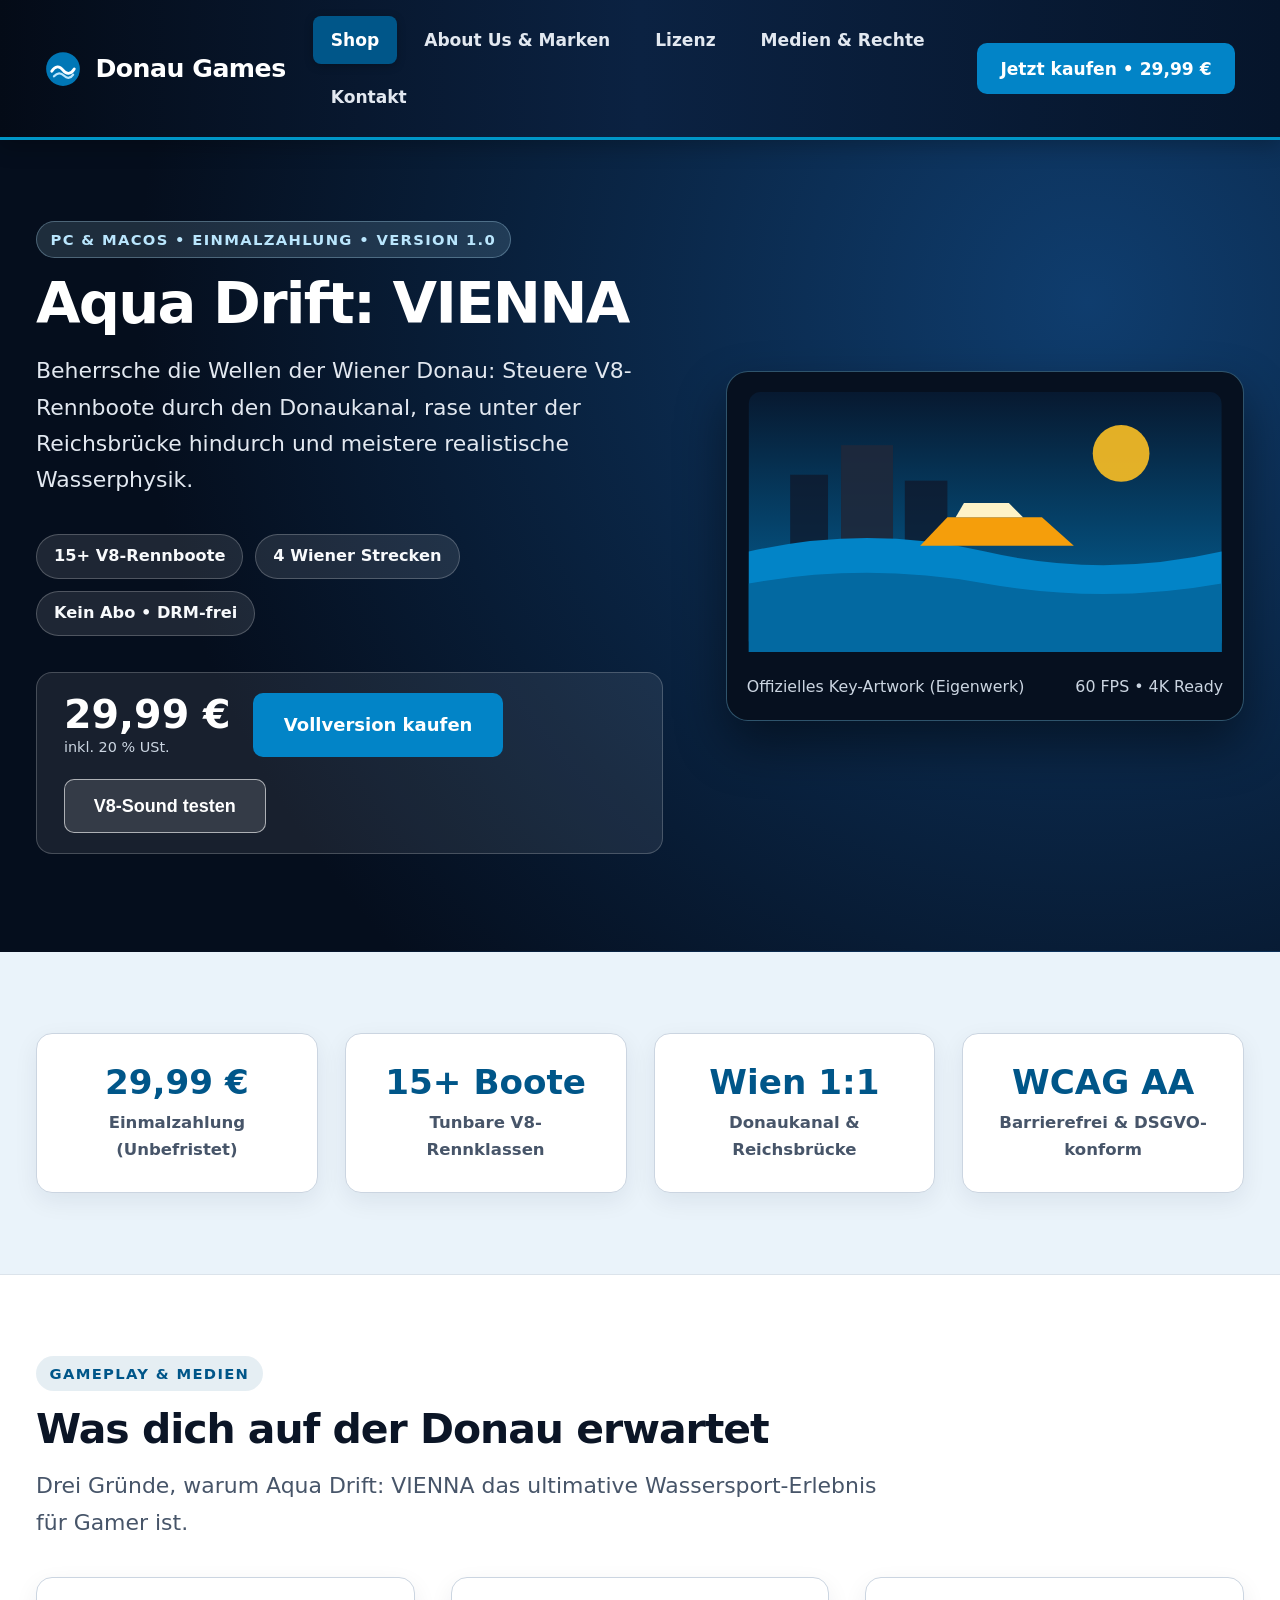
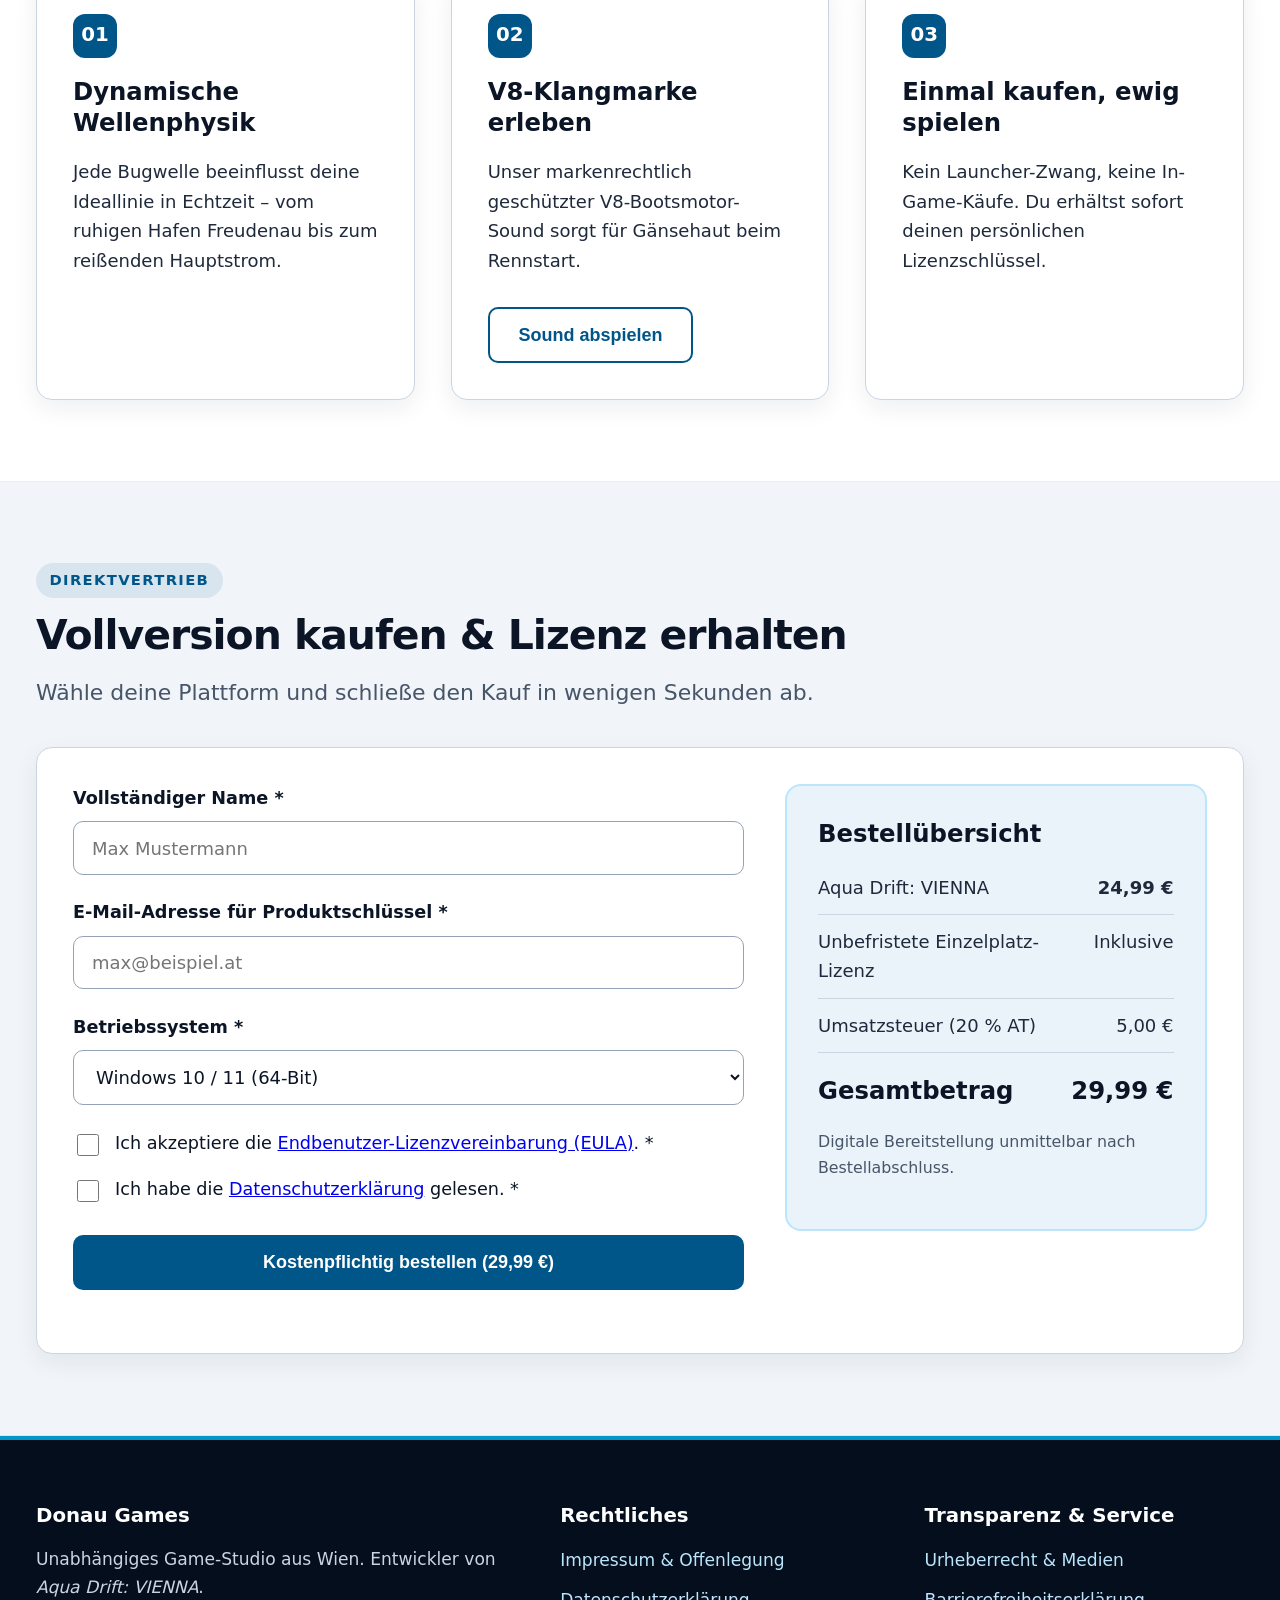
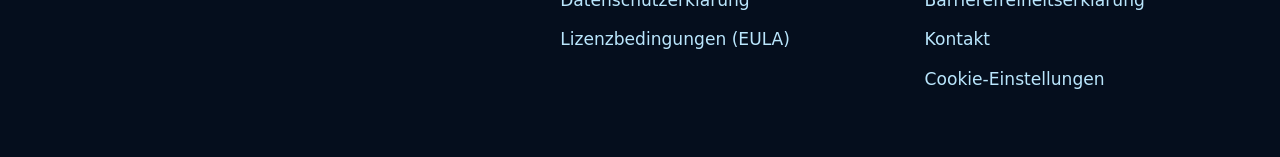
<file: index.html>
<!DOCTYPE html>
<html lang="de">
<head>
    <meta charset="UTF-8">
    <meta name="viewport" content="width=device-width, initial-scale=1.0">
    <title>Donau Games – Aqua Drift: VIENNA | Offizieller Webshop</title>
    <link rel="stylesheet" href="style.css">
</head>
<body>
<a href="#main-content" class="skip-link">Direkt zum Hauptinhalt springen</a>

<!-- Volle Navbar ganz oben quer drüber -->
<header class="navbar">
    <div class="navbar-bar">
        <a href="index.html" class="brand">
            <svg width="36" height="36" viewBox="0 0 64 64" fill="none" aria-hidden="true">
                <circle cx="32" cy="32" r="30" fill="#0077b6"/>
                <path d="M12 36C18 26 26 26 32 34C38 42 46 42 52 32" stroke="#ffffff" stroke-width="5" stroke-linecap="round"/>
                <path d="M16 45C22 38 28 38 34 44C40 50 46 48 50 42" stroke="#bae6fd" stroke-width="4" stroke-linecap="round"/>
            </svg>
            <span>Donau Games</span>
        </a>

        <nav aria-label="Hauptnavigation">
            <ul class="nav-menu">
                <li><a href="index.html" aria-current="page">Shop</a></li>
                <li><a href="about.html">About Us & Marken</a></li>
                <li><a href="lizenz.html">Lizenz</a></li>
                <li><a href="urheberrecht.html">Medien & Rechte</a></li>
                <li><a href="kontakt.html">Kontakt</a></li>
            </ul>
        </nav>

        <a href="#checkout" class="nav-cta">Jetzt kaufen • 29,99 €</a>
    </div>
</header>

<main id="main-content">
    <!-- ABSCHNITT 1: Dunkler Hero-Banner -->
    <section class="band band-dark" aria-labelledby="hero-title">
        <div class="inner hero-grid">
            <div>
                <span class="kicker">PC & macOS • Einmalzahlung • Version 1.0</span>
                <h1 id="hero-title">Aqua Drift: VIENNA</h1>
                <p class="lead">
                    Beherrsche die Wellen der Wiener Donau: Steuere V8-Rennboote durch den Donaukanal, rase unter der Reichsbrücke hindurch und meistere realistische Wasserphysik.
                </p>

                <div class="pill-row">
                    <span class="pill">15+ V8-Rennboote </span>
                    <span class="pill">4 Wiener Strecken</span>
                    <span class="pill">Kein Abo • DRM-frei</span>
                </div>


                <div class="buy-bar">
                    <div class="price-tag">
                        29,99 €
                        <span>inkl. 20 % USt.</span>
                    </div>
                    <a href="#checkout" class="btn btn-accent">Vollversion kaufen</a>
                    <button type="button" class="btn btn-ghost-light" onclick="playV8Sound()">V8-Sound testen</button>
                </div>
                <p id="sound-status" aria-live="polite" style="font-size: 0.92rem; color: #bae6fd; margin-top: 0.7rem;"></p>
            </div>

            <div class="showcase-card">
                <svg width="100%" height="260" viewBox="0 0 400 220" role="img" aria-labelledby="art-title art-desc">
                    <title id="art-title">Key-Artwork Aqua Drift: VIENNA</title>
                    <desc id="art-desc">Rennboot auf den Wellen der Wiener Donau vor der Skyline der Donau-City.</desc>
                    <defs>
                        <linearGradient id="sunset" x1="0" y1="0" x2="0" y2="1">
                            <stop offset="0%" stop-color="#071930"/>
                            <stop offset="100%" stop-color="#0369a1"/>
                        </linearGradient>
                    </defs>
                    <rect width="400" height="220" fill="url(#sunset)" rx="10"/>
                    <circle cx="315" cy="52" r="24" fill="#fbbf24" opacity="0.9"/>
                    <rect x="35" y="70" width="32" height="70" fill="#0f172a" opacity="0.75"/>
                    <rect x="78" y="45" width="44" height="95" fill="#1e293b" opacity="0.9"/>
                    <rect x="132" y="75" width="36" height="65" fill="#0f172a" opacity="0.75"/>
                    <path d="M0 135 Q 100 112 200 135 T 400 135 L 400 220 L 0 220 Z" fill="#0284c7"/>
                    <polygon points="145,130 275,130 248,106 168,106" fill="#f59e0b"/>
                    <polygon points="175,106 232,106 220,94 182,94" fill="#fef3c7"/>
                    <path d="M0 162 Q 100 144 200 162 T 400 162 L 400 220 L 0 220 Z" fill="#0369a1"/>
                </svg>
                <div style="display: flex; justify-content: space-between; padding-top: 0.75rem; font-size: 0.88rem; color: #cbd5e1;">
                    <span>Offizielles Key-Artwork (Eigenwerk)</span>
                    <span>60 FPS • 4K Ready</span>
                </div>
            </div>
        </div>
    </section>

    <!-- ABSCHNITT 2: Eisblauer Kennzahlen-Streifen -->
    <section class="band band-ice" aria-label="Produkt-Kennzahlen">
        <div class="inner grid-4">
            <div class="stat-card">
                <div class="stat-value">29,99 €</div>
                <div class="stat-label">Einmalzahlung (Unbefristet)</div>
            </div>
            <div class="stat-card">
                <div class="stat-value">15+ Boote</div>
                <div class="stat-label">Tunbare V8-Rennklassen</div>
            </div>
            <div class="stat-card">
                <div class="stat-value">Wien 1:1</div>
                <div class="stat-label">Donaukanal & Reichsbrücke</div>
            </div>
            <div class="stat-card">
                <div class="stat-value">WCAG AA</div>
                <div class="stat-label">Barrierefrei & DSGVO-konform</div>
            </div>
        </div>
    </section>

    <!-- ABSCHNITT 3: Weißer Feature-Bereich -->
    <section class="band band-white" aria-labelledby="features-heading">
        <div class="inner">
            <span class="kicker">Gameplay & Medien</span>
            <h2 id="features-heading">Was dich auf der Donau erwartet</h2>
            <p class="lead">Drei Gründe, warum Aqua Drift: VIENNA das ultimative Wassersport-Erlebnis für Gamer ist.</p>

            <div class="grid-3">
                <article class="card">
                    <div class="step-badge">01</div>
                    <h3>Dynamische Wellenphysik</h3>
                    <p>Jede Bugwelle beeinflusst deine Ideallinie in Echtzeit – vom ruhigen Hafen Freudenau bis zum reißenden Hauptstrom.</p>
                </article>

                <article class="card">
                    <div class="step-badge">02</div>
                    <h3>V8-Klangmarke erleben</h3>
                    <p>Unser markenrechtlich geschützter V8-Bootsmotor-Sound sorgt für Gänsehaut beim Rennstart.</p>
                    <button type="button" class="btn btn-outline" onclick="playV8Sound()" style="margin-top: 0.75rem;">Sound abspielen</button>
                </article>

                <article class="card">
                    <div class="step-badge">03</div>
                    <h3>Einmal kaufen, ewig spielen</h3>
                    <p>Kein Launcher-Zwang, keine In-Game-Käufe. Du erhältst sofort deinen persönlichen Lizenzschlüssel.</p>
                </article>
            </div>
        </div>
    </section>

    <!-- ABSCHNITT 4: Sanft getönter Checkout-Bereich -->
    <section id="checkout" class="band band-slate" aria-labelledby="checkout-heading">
        <div class="inner">
            <span class="kicker">Direktvertrieb</span>
            <h2 id="checkout-heading">Vollversion kaufen & Lizenz erhalten</h2>
            <p class="lead">Wähle deine Plattform und schließe den Kauf in wenigen Sekunden ab.</p>

            <div class="card">
                <div class="checkout-wrap">
                    <form onsubmit="handlePurchase(event)">
                        <div class="form-group">
                            <label for="buyer-name">Vollständiger Name *</label>
                            <input type="text" id="buyer-name" placeholder="Max Mustermann" required autocomplete="name">
                        </div>

                        <div class="form-group">
                            <label for="buyer-email">E-Mail-Adresse für Produktschlüssel *</label>
                            <input type="email" id="buyer-email" placeholder="max@beispiel.at" required autocomplete="email">
                        </div>

                        <div class="form-group">
                            <label for="platform">Betriebssystem *</label>
                            <select id="platform" required>
                                <option value="windows">Windows 10 / 11 (64-Bit)</option>
                                <option value="macos">macOS (Apple Silicon & Intel)</option>
                            </select>
                        </div>

                        <div class="checkbox-row">
                            <input type="checkbox" id="accept-license" required>
                            <label for="accept-license">Ich akzeptiere die <a href="lizenz.html">Endbenutzer-Lizenzvereinbarung (EULA)</a>. *</label>
                        </div>

                        <div class="checkbox-row">
                            <input type="checkbox" id="accept-privacy" required>
                            <label for="accept-privacy">Ich habe die <a href="datenschutz.html">Datenschutzerklärung</a> gelesen. *</label>
                        </div>

                        <button type="submit" class="btn" style="width: 100%; margin-top: 0.75rem;">Kostenpflichtig bestellen (29,99 €)</button>
                    </form>

                    <aside class="order-box" aria-label="Bestellübersicht">
                        <h3>Bestellübersicht</h3>
                        <div class="order-line"><span>Aqua Drift: VIENNA</span><strong>24,99 €</strong></div>
                        <div class="order-line"><span>Unbefristete Einzelplatz-Lizenz</span><span>Inklusive</span></div>
                        <div class="order-line"><span>Umsatzsteuer (20 % AT)</span><span>5,00 €</span></div>
                        <div class="order-total"><span>Gesamtbetrag</span><span>29,99 €</span></div>
                        <p style="font-size: 0.88rem; color: var(--text-muted); margin-top: 1rem;">
                            Digitale Bereitstellung unmittelbar nach Bestellabschluss.
                        </p>
                    </aside>
                </div>
                <div id="order-status" style="margin-top: 1.5rem;"></div>
            </div>
        </div>
    </section>
</main>

<footer>
    <div class="footer-grid">
        <div>
            <h3>Donau Games</h3>
            <p style="font-size: 0.95rem; margin: 0;">Unabhängiges Game-Studio aus Wien. Entwickler von <em>Aqua Drift: VIENNA</em>.</p>
        </div>
        <div>
            <h3>Rechtliches</h3>
            <ul>
                <li><a href="impressum.html">Impressum & Offenlegung</a></li>
                <li><a href="datenschutz.html">Datenschutzerklärung</a></li>
                <li><a href="lizenz.html">Lizenzbedingungen (EULA)</a></li>
            </ul>
        </div>
        <div>
            <h3>Transparenz & Service</h3>
            <ul>
                <li><a href="urheberrecht.html">Urheberrecht & Medien</a></li>
                <li><a href="barrierefreiheit.html">Barrierefreiheitserklärung</a></li>
                <li><a href="kontakt.html">Kontakt</a></li>
                <li><a href="#cookies" onclick="reopenCookieSettings(); return false;">Cookie-Einstellungen</a></li>
            </ul>
        </div>
    </div>
</footer>

<div id="cookie-banner" class="cookie-banner hidden" role="region" aria-label="Cookie-Einstellungen">
    <div class="cookie-inner">
        <p style="margin: 0; max-width: 720px; font-size: 0.95rem;">
            <strong>Datenschutz (Demo):</strong> Wir verwenden technisch notwendige Speicherungen sowie optionale Analyse-Cookies. Infos in der <a href="datenschutz.html" style="color: #7dd3fc;">Datenschutzerklärung</a>.
        </p>
        <div style="display: flex; gap: 0.65rem;">
            <button type="button" class="btn btn-accent" onclick="setCookieConsent('all')">Alle akzeptieren</button>
            <button type="button" class="btn btn-ghost-light" onclick="setCookieConsent('essential')">Nur notwendige</button>
        </div>
    </div>
</div>

<script src="script.js"></script>
</body>
</html>
</file>
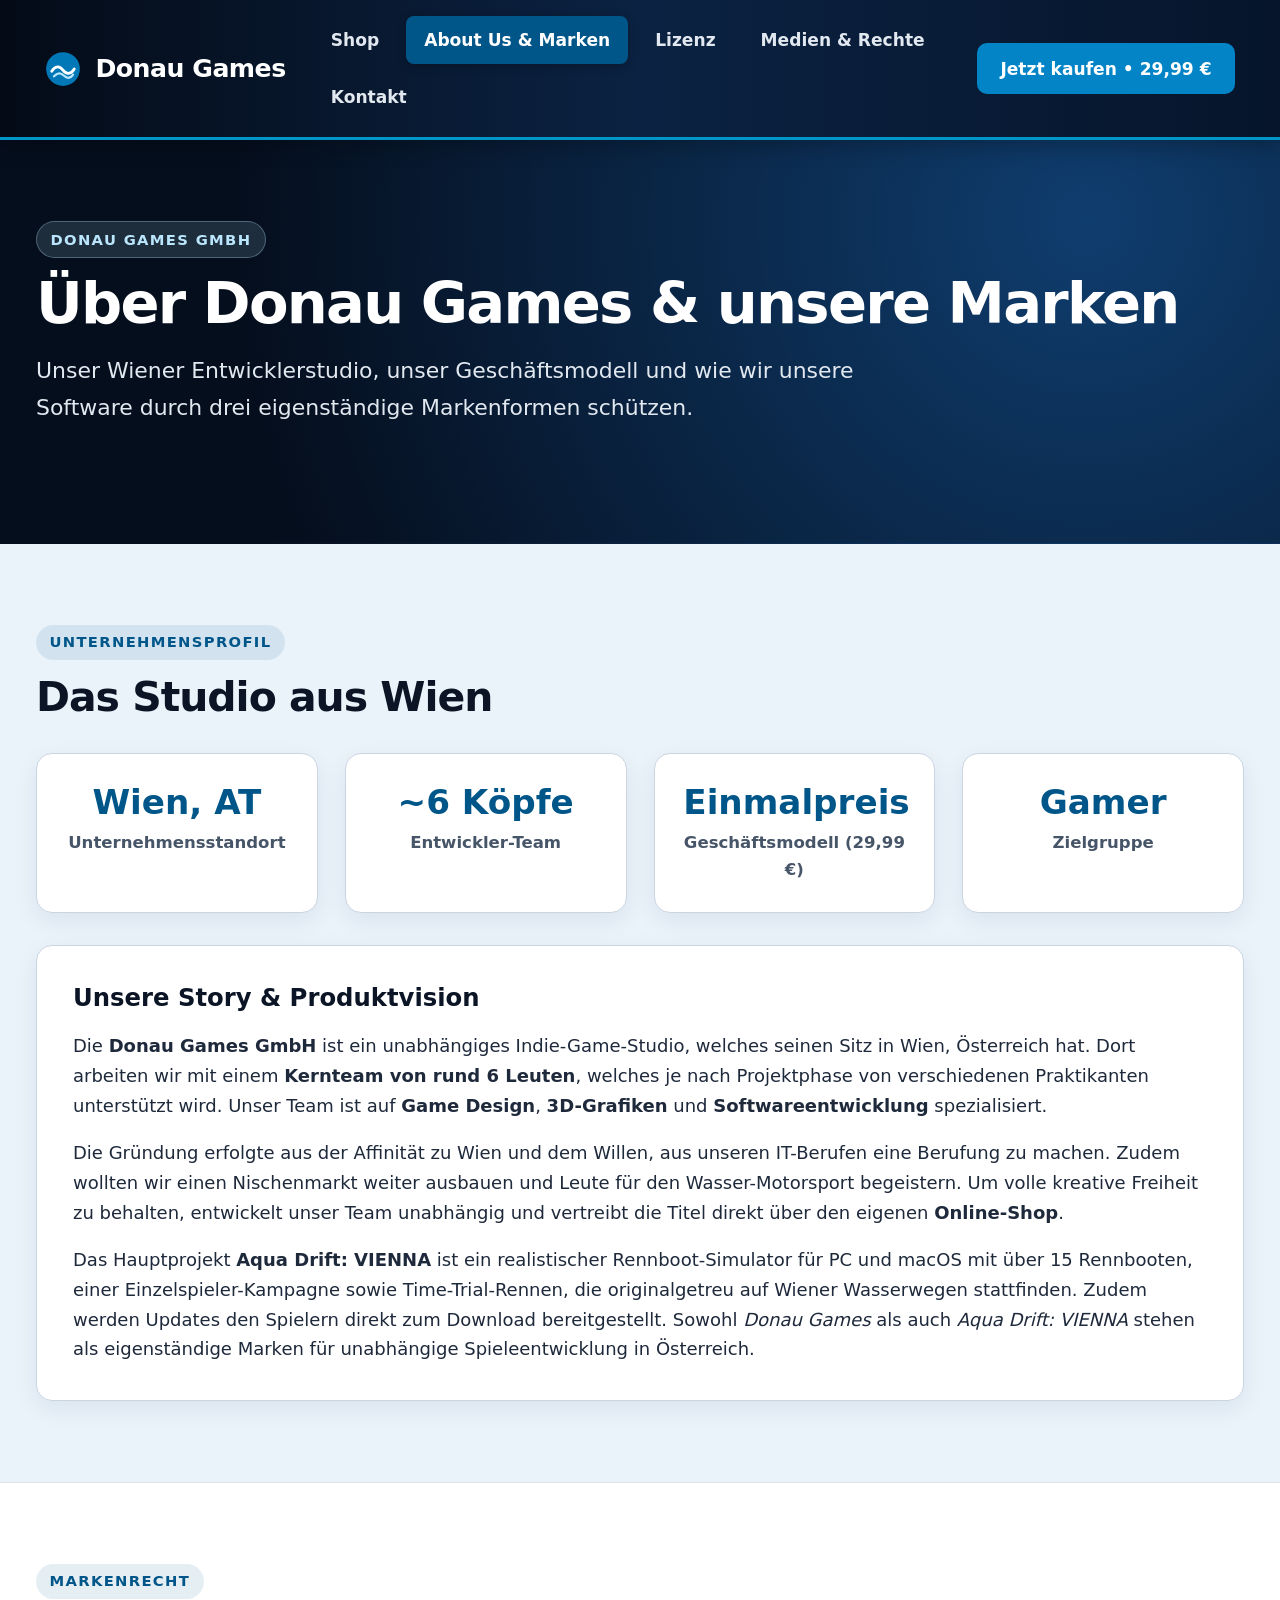
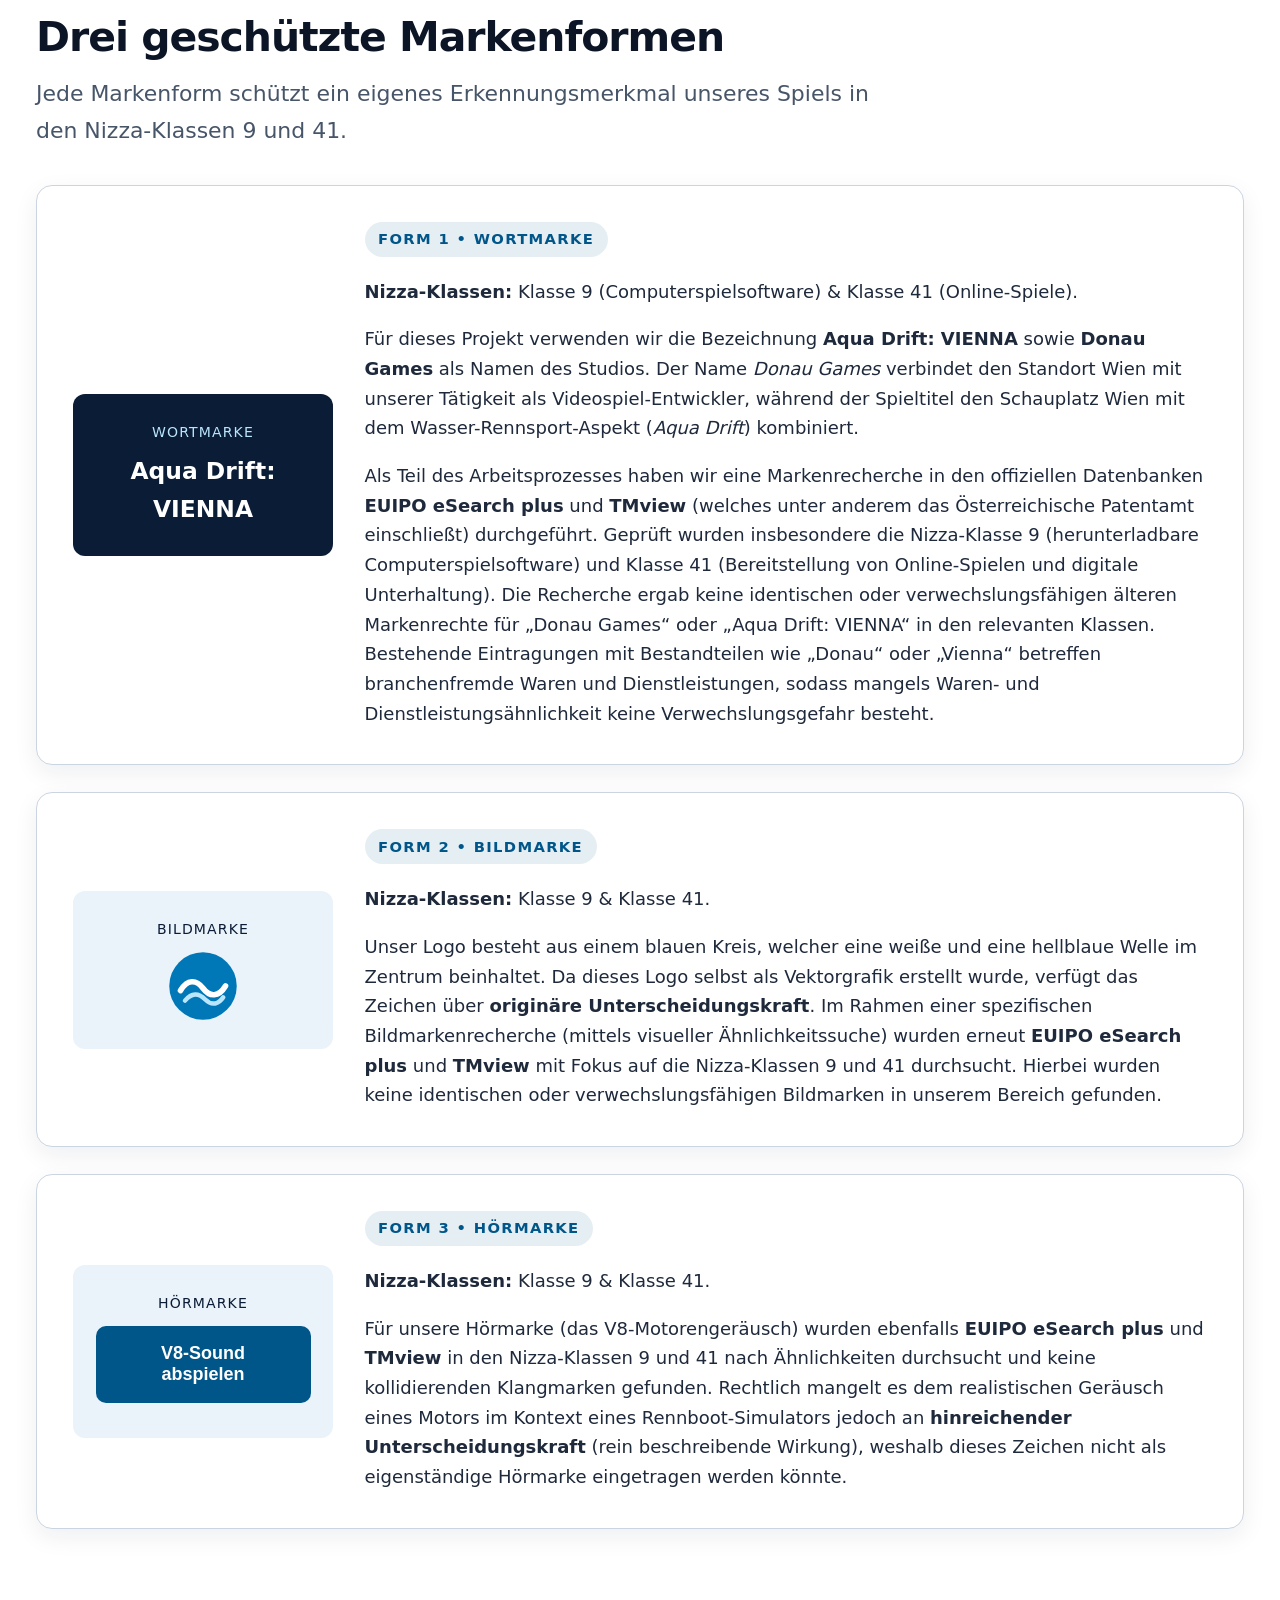
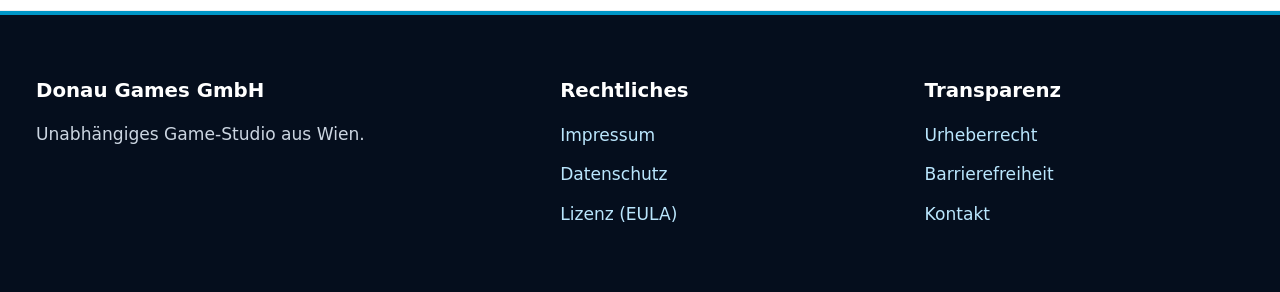
<file: about.html>
<!DOCTYPE html>
<html lang="de">
<head>
    <meta charset="UTF-8">
    <meta name="viewport" content="width=device-width, initial-scale=1.0">
    <title>About Us & Marken – Donau Games GmbH</title>
    <link rel="stylesheet" href="style.css">
    <style>
        .marken-stack {
            display: flex;
            flex-direction: column;
            gap: 1.5rem;
            margin-top: 1.75rem;
        }
        .marken-row {
            display: grid;
            grid-template-columns: 260px 1fr;
            gap: 1.75rem;
            align-items: center;
        }
        .marken-preview {
            border-radius: 12px;
            padding: 1.5rem 1.25rem;
            text-align: center;
            display: flex;
            flex-direction: column;
            align-items: center;
            justify-content: center;
            min-height: 140px;
        }
        @media (max-width: 760px) {
            .marken-row {
                grid-template-columns: 1fr;
            }
        }
    </style>
</head>
<body>
<a href="#main-content" class="skip-link">Direkt zum Hauptinhalt springen</a>

<header class="navbar">
    <div class="navbar-bar">
        <a href="index.html" class="brand">
            <svg width="36" height="36" viewBox="0 0 64 64" fill="none" aria-hidden="true"><circle cx="32" cy="32" r="30" fill="#0077b6"/><path d="M12 36C18 26 26 26 32 34C38 42 46 42 52 32" stroke="#ffffff" stroke-width="5" stroke-linecap="round"/><path d="M16 45C22 38 28 38 34 44C40 50 46 48 50 42" stroke="#bae6fd" stroke-width="4" stroke-linecap="round"/></svg>
            <span>Donau Games</span>
        </a>
        <nav aria-label="Hauptnavigation">
            <ul class="nav-menu">
                <li><a href="index.html">Shop</a></li>
                <li><a href="about.html" aria-current="page">About Us & Marken</a></li>
                <li><a href="lizenz.html">Lizenz</a></li>
                <li><a href="urheberrecht.html">Medien & Rechte</a></li>
                <li><a href="kontakt.html">Kontakt</a></li>
            </ul>
        </nav>
        <a href="index.html#checkout" class="nav-cta">Jetzt kaufen • 29,99 €</a>
    </div>
</header>

<main id="main-content">
    <!-- Band 1: Dunkler Kopfbereich -->
    <section class="band band-dark">
        <div class="inner">
            <span class="kicker">Donau Games GmbH</span>
            <h1>Über Donau Games & unsere Marken</h1>
            <p class="lead">Unser Wiener Entwicklerstudio, unser Geschäftsmodell und wie wir unsere Software durch drei eigenständige Markenformen schützen.</p>
        </div>
    </section>

    <!-- Band 2: Eisblaues Studio-Profil -->
    <section class="band band-ice">
        <div class="inner">
            <span class="kicker">Unternehmensprofil</span>
            <h2>Das Studio aus Wien</h2>
            <div class="grid-4" style="margin: 1.75rem 0;">
                <div class="stat-card"><div class="stat-value">Wien, AT</div><div class="stat-label">Unternehmensstandort</div></div>
                <div class="stat-card"><div class="stat-value">~6 Köpfe</div><div class="stat-label">Entwickler-Team</div></div>
                <div class="stat-card"><div class="stat-value">Einmalpreis</div><div class="stat-label">Geschäftsmodell (29,99 €)</div></div>
                <div class="stat-card"><div class="stat-value">Gamer</div><div class="stat-label">Zielgruppe</div></div>
            </div>
            <div class="card">
                <h3>Unsere Story & Produktvision</h3>
                <p>Die <strong>Donau Games GmbH</strong> ist ein unabhängiges Indie-Game-Studio, welches seinen Sitz in Wien, Österreich hat. Dort arbeiten wir mit einem <strong>Kernteam von rund 6 Leuten</strong>, welches je nach Projektphase von verschiedenen Praktikanten unterstützt wird. Unser Team ist auf <strong>Game Design</strong>, <strong>3D-Grafiken</strong> und <strong>Softwareentwicklung</strong> spezialisiert.</p>
                <p>Die Gründung erfolgte aus der Affinität zu Wien und dem Willen, aus unseren IT-Berufen eine Berufung zu machen. Zudem wollten wir einen Nischenmarkt weiter ausbauen und Leute für den Wasser-Motorsport begeistern. Um volle kreative Freiheit zu behalten, entwickelt unser Team unabhängig und vertreibt die Titel direkt über den eigenen <strong>Online-Shop</strong>.</p>
                <p style="margin-bottom: 0;">Das Hauptprojekt <strong>Aqua Drift: VIENNA</strong> ist ein realistischer Rennboot-Simulator für PC und macOS mit über 15 Rennbooten, einer Einzelspieler-Kampagne sowie Time-Trial-Rennen, die originalgetreu auf Wiener Wasserwegen stattfinden. Zudem werden Updates den Spielern direkt zum Download bereitgestellt. Sowohl <em>Donau Games</em> als auch <em>Aqua Drift: VIENNA</em> stehen als eigenständige Marken für unabhängige Spieleentwicklung in Österreich.</p>
            </div>
        </div>
    </section>

    <!-- Band 3: Weißer Marken-Showcase in Reihenform -->
    <section class="band band-white">
        <div class="inner">
            <span class="kicker">Markenrecht</span>
            <h2>Drei geschützte Markenformen</h2>
            <p class="lead">Jede Markenform schützt ein eigenes Erkennungsmerkmal unseres Spiels in den Nizza-Klassen 9 und 41.</p>

            <div class="marken-stack">
                <!-- Reihe 1: Wortmarke -->
                <article class="card marken-row">
                    <div class="marken-preview" style="background: var(--navy-900); color: #ffffff;">
                        <span style="font-size: 0.78rem; text-transform: uppercase; letter-spacing: 0.08em; color: #bae6fd; margin-bottom: 0.4rem;">Wortmarke</span>
                        <strong style="font-size: 1.3rem;">Aqua Drift: VIENNA</strong>
                    </div>
                    <div>
                        <span class="kicker">Form 1 • Wortmarke</span>
                        <p style="margin: 0.35rem 0 0.75rem;"><strong>Nizza-Klassen:</strong> Klasse 9 (Computerspielsoftware) & Klasse 41 (Online-Spiele).</p>
                        <p>Für dieses Projekt verwenden wir die Bezeichnung <strong>Aqua Drift: VIENNA</strong> sowie <strong>Donau Games</strong> als Namen des Studios. Der Name <em>Donau Games</em> verbindet den Standort Wien mit unserer Tätigkeit als Videospiel-Entwickler, während der Spieltitel den Schauplatz Wien mit dem Wasser-Rennsport-Aspekt (<em>Aqua Drift</em>) kombiniert.</p>
                        <p style="margin-bottom: 0;">Als Teil des Arbeitsprozesses haben wir eine Markenrecherche in den offiziellen Datenbanken <strong>EUIPO eSearch plus</strong> und <strong>TMview</strong> (welches unter anderem das Österreichische Patentamt einschließt) durchgeführt. Geprüft wurden insbesondere die Nizza-Klasse 9 (herunterladbare Computerspielsoftware) und Klasse 41 (Bereitstellung von Online-Spielen und digitale Unterhaltung). Die Recherche ergab keine identischen oder verwechslungsfähigen älteren Markenrechte für „Donau Games“ oder „Aqua Drift: VIENNA“ in den relevanten Klassen. Bestehende Eintragungen mit Bestandteilen wie „Donau“ oder „Vienna“ betreffen branchenfremde Waren und Dienstleistungen, sodass mangels Waren- und Dienstleistungsähnlichkeit keine Verwechslungsgefahr besteht.</p>
                    </div>
                </article>

                <!-- Reihe 2: Bildmarke -->
                <article class="card marken-row">
                    <div class="marken-preview" style="background: var(--band-ice);">
                        <span style="font-size: 0.78rem; text-transform: uppercase; letter-spacing: 0.08em; color: var(--navy-900); margin-bottom: 0.5rem;">Bildmarke</span>
                        <svg width="72" height="72" viewBox="0 0 64 64" fill="none" role="img" aria-label="Bildmarke: Stilisierte blaue Welle">
                            <circle cx="32" cy="32" r="30" fill="#0077b6"/>
                            <path d="M12 36C18 26 26 26 32 34C38 42 46 42 52 32" stroke="#ffffff" stroke-width="5" stroke-linecap="round"/>
                            <path d="M16 45C22 38 28 38 34 44C40 50 46 48 50 42" stroke="#bae6fd" stroke-width="4" stroke-linecap="round"/>
                        </svg>
                    </div>
                    <div>
                        <span class="kicker">Form 2 • Bildmarke</span>
                        <p style="margin: 0.35rem 0 0.75rem;"><strong>Nizza-Klassen:</strong> Klasse 9 & Klasse 41.</p>
                        <p style="margin-bottom: 0;">Unser Logo besteht aus einem blauen Kreis, welcher eine weiße und eine hellblaue Welle im Zentrum beinhaltet. Da dieses Logo selbst als Vektorgrafik erstellt wurde, verfügt das Zeichen über <strong>originäre Unterscheidungskraft</strong>. Im Rahmen einer spezifischen Bildmarkenrecherche (mittels visueller Ähnlichkeitssuche) wurden erneut <strong>EUIPO eSearch plus</strong> und <strong>TMview</strong> mit Fokus auf die Nizza-Klassen 9 und 41 durchsucht. Hierbei wurden keine identischen oder verwechslungsfähigen Bildmarken in unserem Bereich gefunden.</p>
                    </div>
                </article>

                <!-- Reihe 3: Hörmarke -->
                <article class="card marken-row">
                    <div class="marken-preview" style="background: var(--band-ice);">
                        <span style="font-size: 0.78rem; text-transform: uppercase; letter-spacing: 0.08em; color: var(--navy-900); margin-bottom: 0.6rem;">Hörmarke</span>
                        <button type="button" class="btn" onclick="playV8Sound()">V8-Sound abspielen</button>
                        <p id="sound-status" aria-live="polite" style="font-size: 0.85rem; margin: 0.45rem 0 0;"></p>
                    </div>
                    <div>
                        <span class="kicker">Form 3 • Hörmarke</span>
                        <p style="margin: 0.35rem 0 0.75rem;"><strong>Nizza-Klassen:</strong> Klasse 9 & Klasse 41.</p>
                        <p style="margin-bottom: 0;">Für unsere Hörmarke (das V8-Motorengeräusch) wurden ebenfalls <strong>EUIPO eSearch plus</strong> und <strong>TMview</strong> in den Nizza-Klassen 9 und 41 nach Ähnlichkeiten durchsucht und keine kollidierenden Klangmarken gefunden. Rechtlich mangelt es dem realistischen Geräusch eines Motors im Kontext eines Rennboot-Simulators jedoch an <strong>hinreichender Unterscheidungskraft</strong> (rein beschreibende Wirkung), weshalb dieses Zeichen nicht als eigenständige Hörmarke eingetragen werden könnte.</p>
                    </div>
                </article>
            </div>
        </div>
    </section>
</main>

<footer>
    <div class="footer-grid">
        <div><h3>Donau Games GmbH</h3><p style="font-size: 0.95rem; margin: 0;">Unabhängiges Game-Studio aus Wien.</p></div>
        <div><h3>Rechtliches</h3><ul><li><a href="impressum.html">Impressum</a></li><li><a href="datenschutz.html">Datenschutz</a></li><li><a href="lizenz.html">Lizenz (EULA)</a></li></ul></div>
        <div><h3>Transparenz</h3><ul><li><a href="urheberrecht.html">Urheberrecht</a></li><li><a href="barrierefreiheit.html">Barrierefreiheit</a></li><li><a href="kontakt.html">Kontakt</a></li></ul></div>
    </div>
</footer>
<script src="script.js"></script>
</body>
</html>
</file>
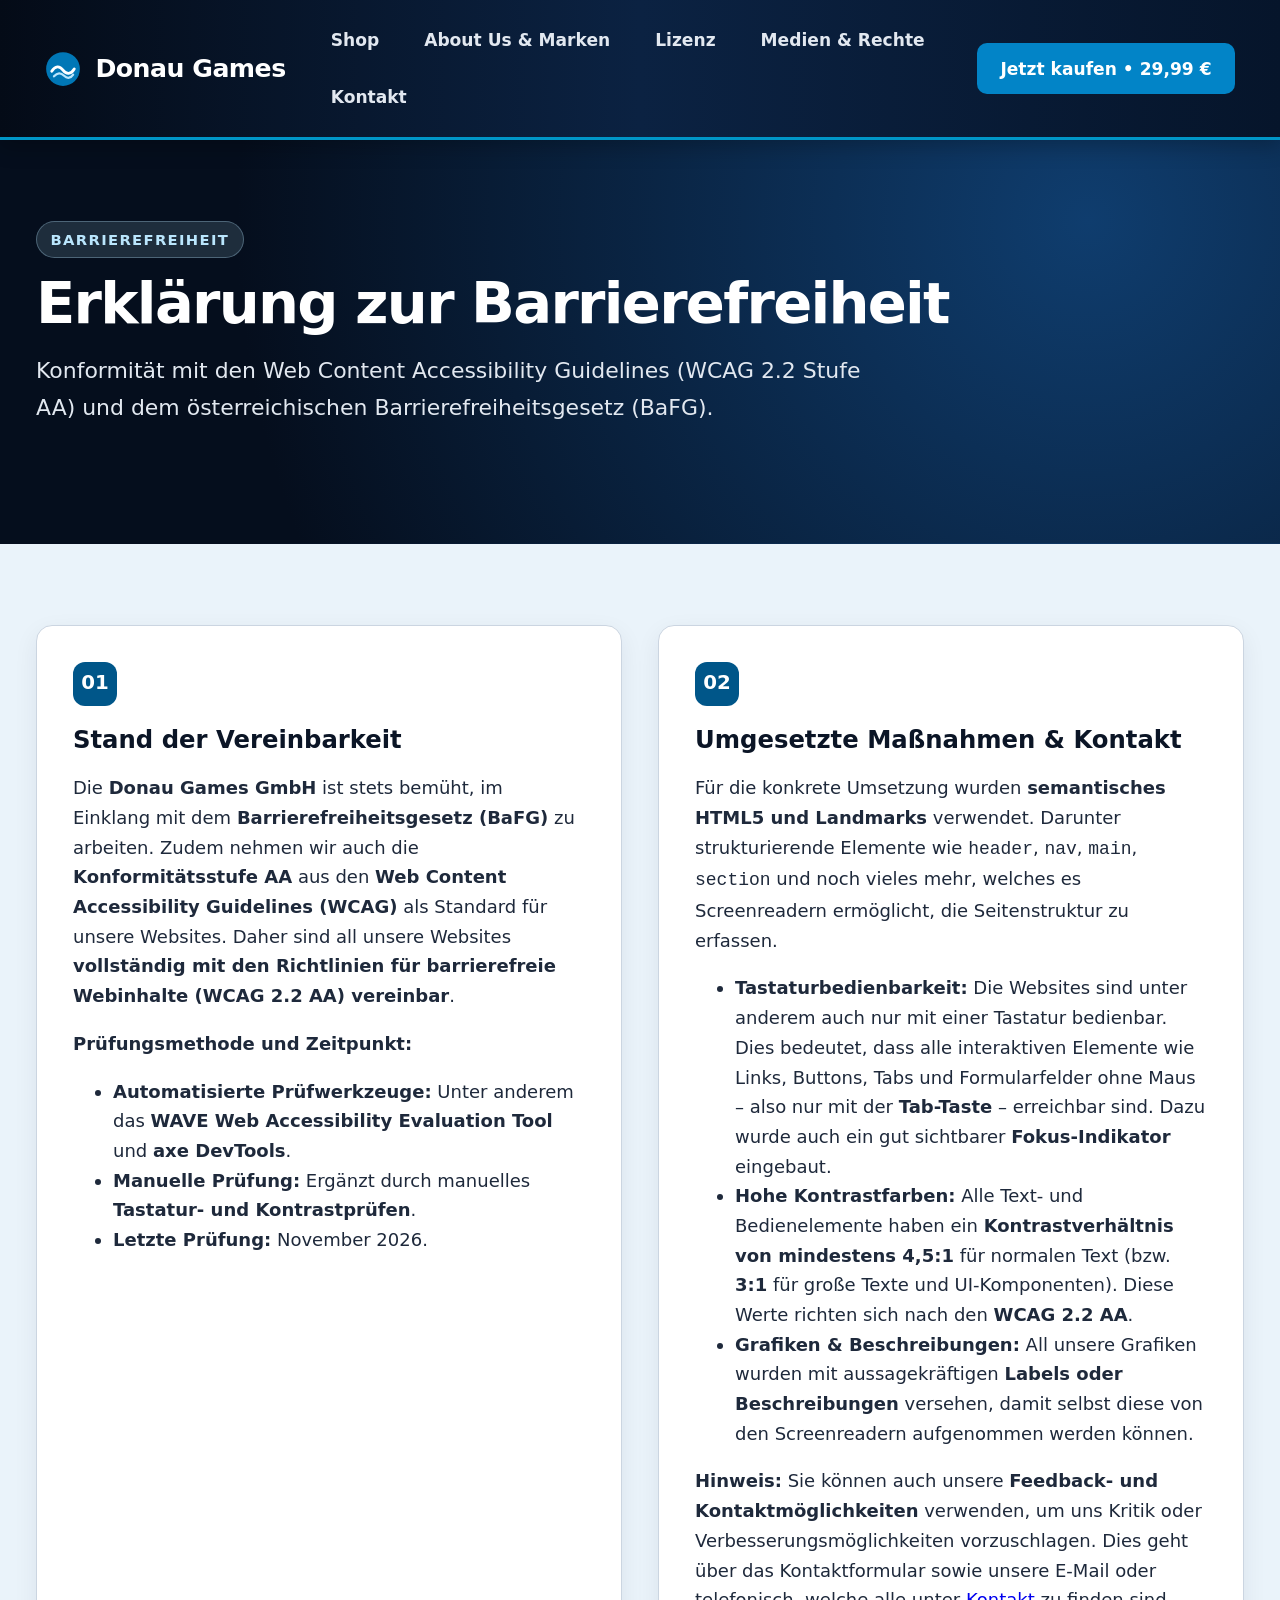
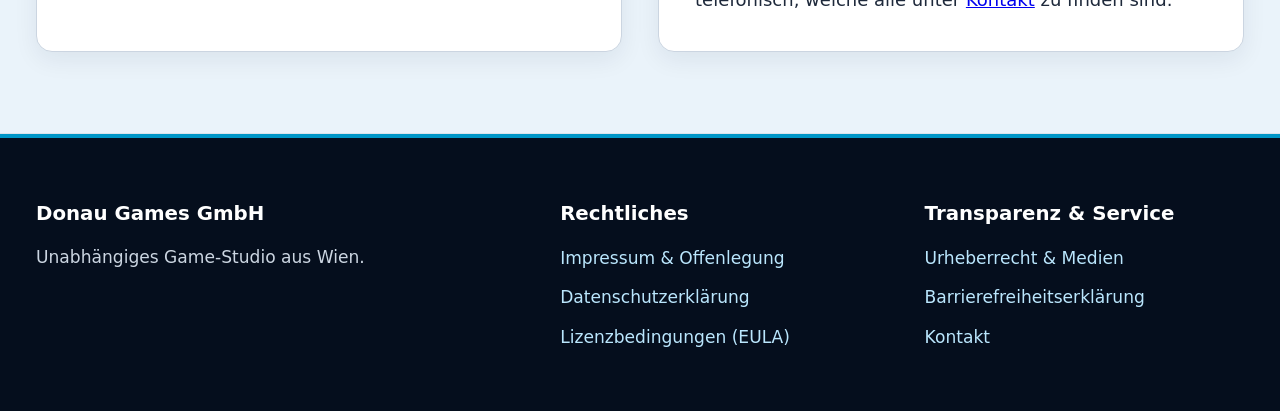
<file: barrierefreiheit.html>
<!DOCTYPE html>
<html lang="de">
<head>
  <meta charset="UTF-8">
  <meta name="viewport" content="width=device-width, initial-scale=1.0">
  <title>Barrierefreiheitserklärung – Donau Games GmbH</title>
  <link rel="stylesheet" href="style.css">
</head>
<body>
<a href="#main-content" class="skip-link">Direkt zum Hauptinhalt springen</a>

<header class="navbar">
  <div class="navbar-bar">
    <a href="index.html" class="brand">
      <svg width="36" height="36" viewBox="0 0 64 64" fill="none" aria-hidden="true">
        <circle cx="32" cy="32" r="30" fill="#0077b6"/>
        <path d="M12 36C18 26 26 26 32 34C38 42 46 42 52 32" stroke="#ffffff" stroke-width="5" stroke-linecap="round"/>
        <path d="M16 45C22 38 28 38 34 44C40 50 46 48 50 42" stroke="#bae6fd" stroke-width="4" stroke-linecap="round"/>
      </svg>
      <span>Donau Games</span>
    </a>
    <nav aria-label="Hauptnavigation">
      <ul class="nav-menu">
        <li><a href="index.html">Shop</a></li>
        <li><a href="about.html">About Us & Marken</a></li>
        <li><a href="lizenz.html">Lizenz</a></li>
        <li><a href="urheberrecht.html">Medien & Rechte</a></li>
        <li><a href="kontakt.html">Kontakt</a></li>
      </ul>
    </nav>
    <a href="index.html#checkout" class="nav-cta">Jetzt kaufen • 29,99 €</a>
  </div>
</header>

<main id="main-content">
  <section class="band band-dark">
    <div class="inner">
      <span class="kicker">Barrierefreiheit</span>
      <h1>Erklärung zur Barrierefreiheit</h1>
      <p class="lead">Konformität mit den Web Content Accessibility Guidelines (WCAG 2.2 Stufe AA) und dem österreichischen Barrierefreiheitsgesetz (BaFG).</p>
    </div>
  </section>

  <section class="band band-ice">
    <div class="inner grid-2">
      <article class="card">
        <div class="step-badge">01</div>
        <h3>Stand der Vereinbarkeit</h3>
        <p>Die <strong>Donau Games GmbH</strong> ist stets bemüht, im Einklang mit dem <strong>Barrierefreiheitsgesetz (BaFG)</strong> zu arbeiten. Zudem nehmen wir auch die <strong>Konformitätsstufe AA</strong> aus den <strong>Web Content Accessibility Guidelines (WCAG)</strong> als Standard für unsere Websites. Daher sind all unsere Websites <strong>vollständig mit den Richtlinien für barrierefreie Webinhalte (WCAG 2.2 AA) vereinbar</strong>.</p>

        <p><strong>Prüfungsmethode und Zeitpunkt:</strong></p>
        <ul style="margin-bottom: 0;">
          <li><strong>Automatisierte Prüfwerkzeuge:</strong> Unter anderem das <strong>WAVE Web Accessibility Evaluation Tool</strong> und <strong>axe DevTools</strong>.</li>
          <li><strong>Manuelle Prüfung:</strong> Ergänzt durch manuelles <strong>Tastatur- und Kontrastprüfen</strong>.</li>
          <li><strong>Letzte Prüfung:</strong> November 2026.</li>
        </ul>
      </article>

      <article class="card">
        <div class="step-badge">02</div>
        <h3>Umgesetzte Maßnahmen & Kontakt</h3>
        <p>Für die konkrete Umsetzung wurden <strong>semantisches HTML5 und Landmarks</strong> verwendet. Darunter strukturierende Elemente wie <code>header</code>, <code>nav</code>, <code>main</code>, <code>section</code> und noch vieles mehr, welches es Screenreadern ermöglicht, die Seitenstruktur zu erfassen.</p>

        <ul>
          <li><strong>Tastaturbedienbarkeit:</strong> Die Websites sind unter anderem auch nur mit einer Tastatur bedienbar. Dies bedeutet, dass alle interaktiven Elemente wie Links, Buttons, Tabs und Formularfelder ohne Maus – also nur mit der <strong>Tab-Taste</strong> – erreichbar sind. Dazu wurde auch ein gut sichtbarer <strong>Fokus-Indikator</strong> eingebaut.</li>
          <li><strong>Hohe Kontrastfarben:</strong> Alle Text- und Bedienelemente haben ein <strong>Kontrastverhältnis von mindestens 4,5:1</strong> für normalen Text (bzw. <strong>3:1</strong> für große Texte und UI-Komponenten). Diese Werte richten sich nach den <strong>WCAG 2.2 AA</strong>.</li>
          <li><strong>Grafiken & Beschreibungen:</strong> All unsere Grafiken wurden mit aussagekräftigen <strong>Labels oder Beschreibungen</strong> versehen, damit selbst diese von den Screenreadern aufgenommen werden können.</li>
        </ul>

        <p style="margin-bottom: 0;"><strong>Hinweis:</strong> Sie können auch unsere <strong>Feedback- und Kontaktmöglichkeiten</strong> verwenden, um uns Kritik oder Verbesserungsmöglichkeiten vorzuschlagen. Dies geht über das Kontaktformular sowie unsere E-Mail oder telefonisch, welche alle unter <a href="kontakt.html">Kontakt</a> zu finden sind.</p>
      </article>
    </div>
  </section>
</main>

<footer>
  <div class="footer-grid">
    <div><h3>Donau Games GmbH</h3><p style="font-size: 0.95rem; margin: 0;">Unabhängiges Game-Studio aus Wien.</p></div>
    <div><h3>Rechtliches</h3><ul><li><a href="impressum.html">Impressum & Offenlegung</a></li><li><a href="datenschutz.html">Datenschutzerklärung</a></li><li><a href="lizenz.html">Lizenzbedingungen (EULA)</a></li></ul></div>
    <div><h3>Transparenz & Service</h3><ul><li><a href="urheberrecht.html">Urheberrecht & Medien</a></li><li><a href="barrierefreiheit.html">Barrierefreiheitserklärung</a></li><li><a href="kontakt.html">Kontakt</a></li></ul></div>
  </div>
</footer>
</body>
</html>
</file>
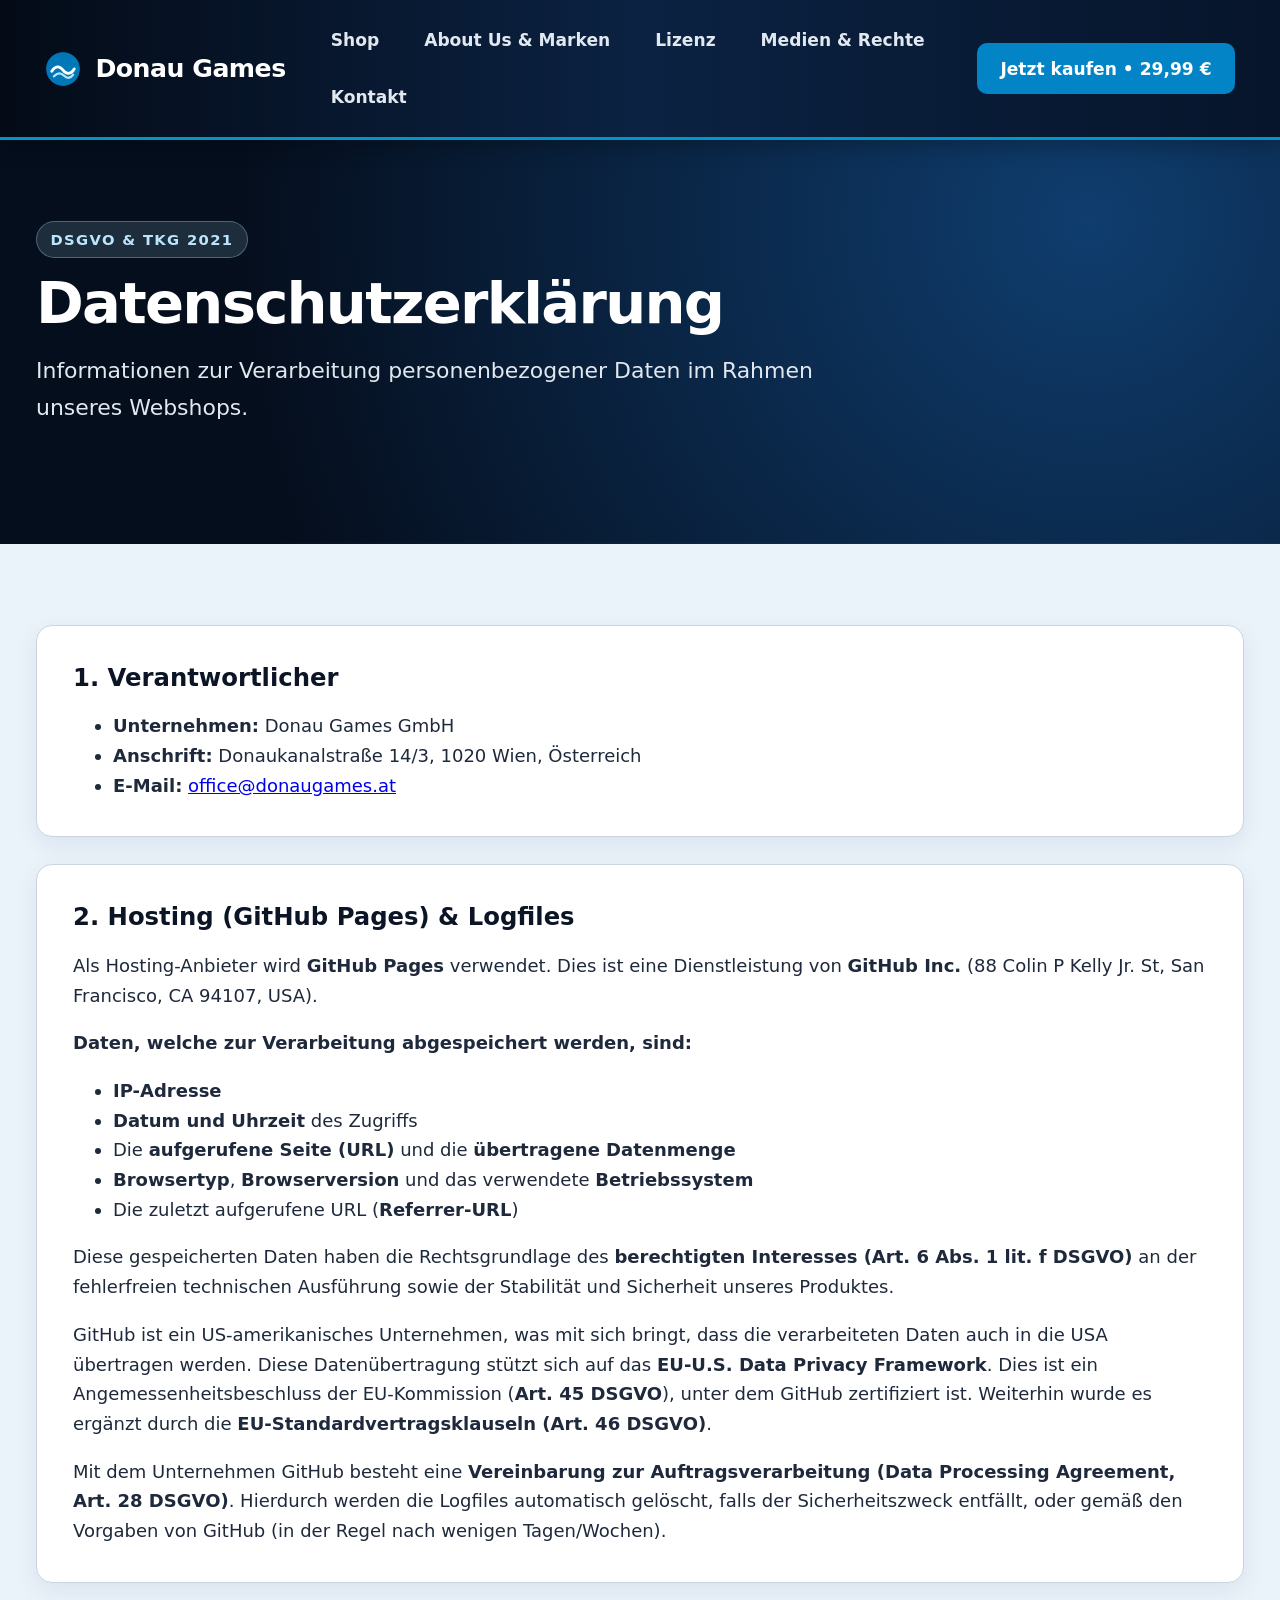
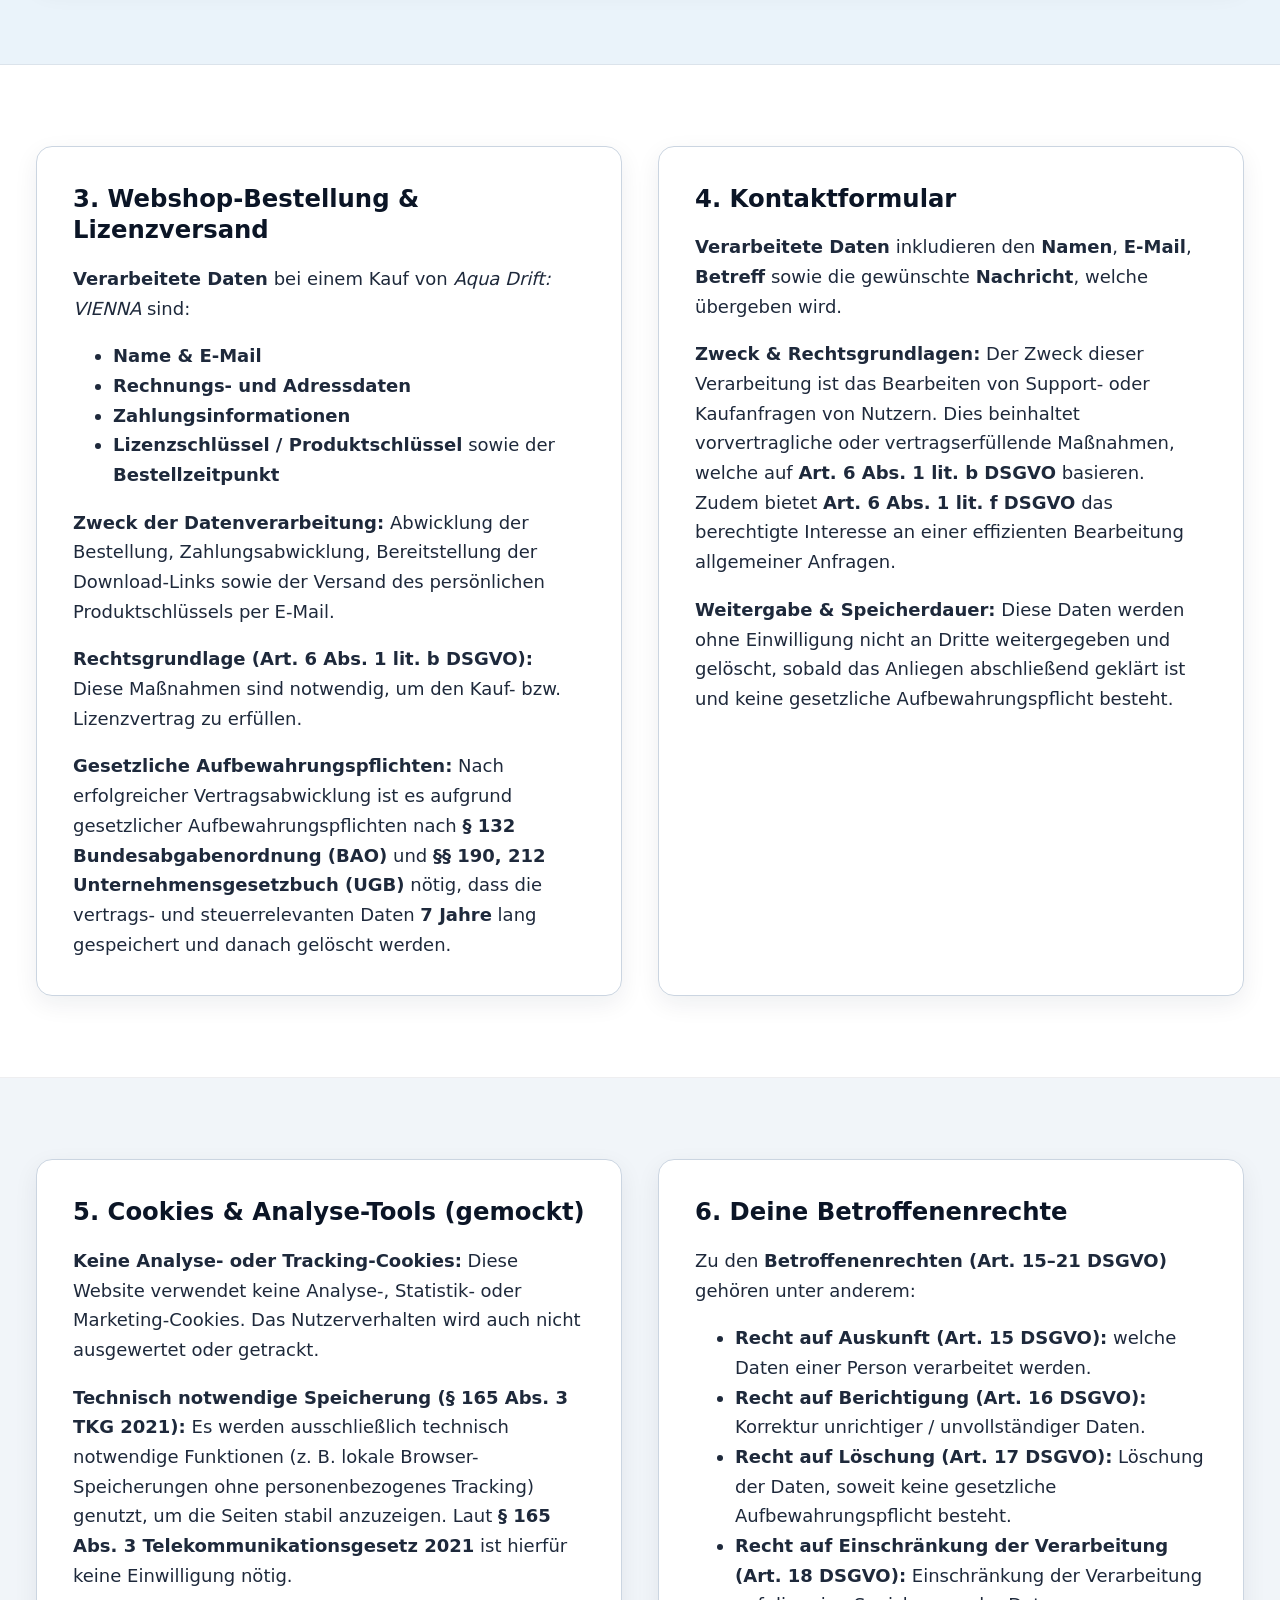
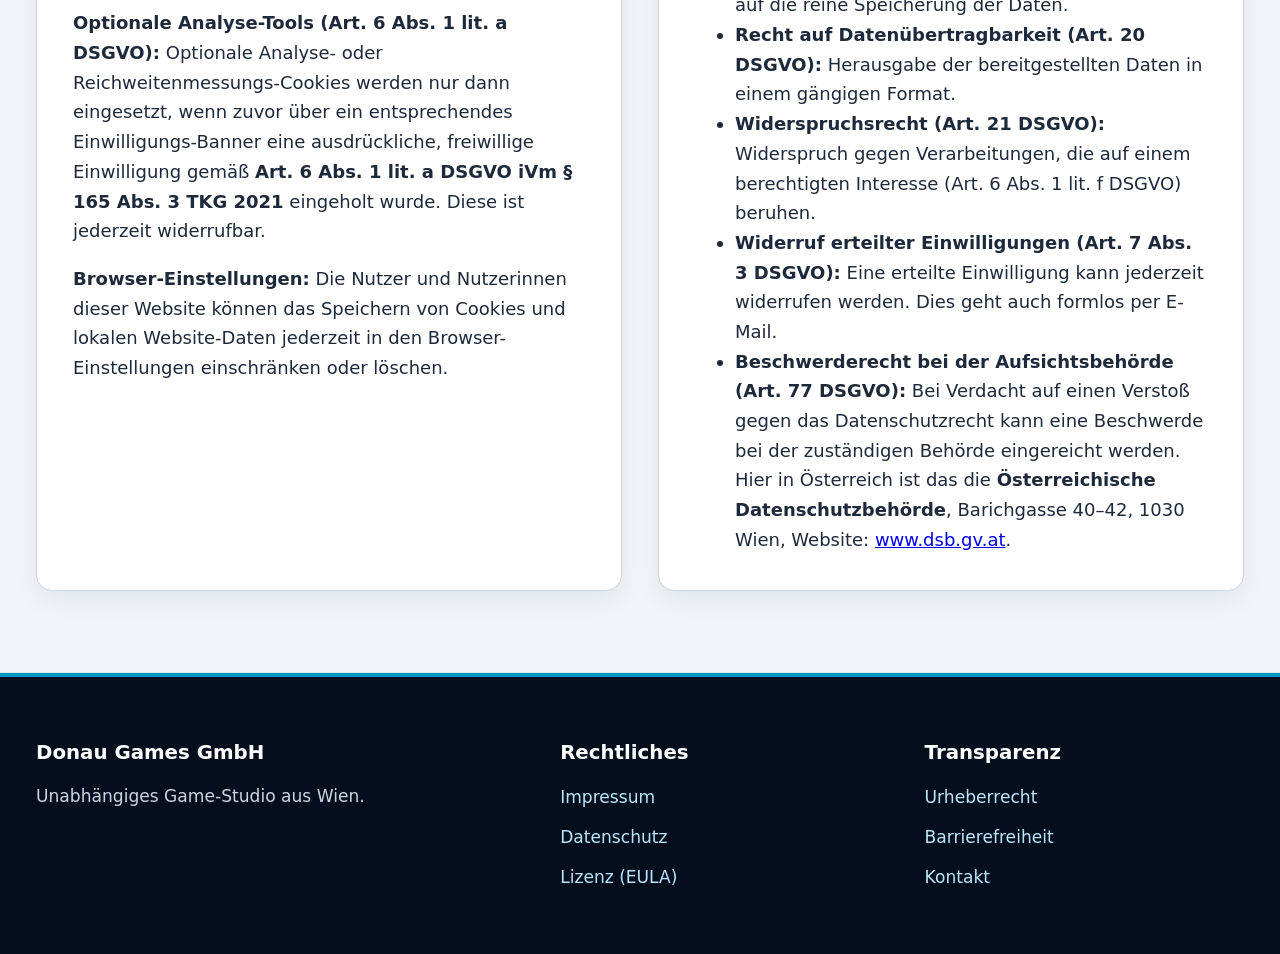
<file: datenschutz.html>
<!DOCTYPE html>
<html lang="de">
<head>
    <meta charset="UTF-8">
    <meta name="viewport" content="width=device-width, initial-scale=1.0">
    <title>Datenschutzerklärung – Donau Games GmbH</title>
    <link rel="stylesheet" href="style.css">
</head>
<body>
<a href="#main-content" class="skip-link">Direkt zum Hauptinhalt springen</a>
<header class="navbar">
    <div class="navbar-bar">
        <a href="index.html" class="brand"><svg width="36" height="36" viewBox="0 0 64 64" fill="none" aria-hidden="true"><circle cx="32" cy="32" r="30" fill="#0077b6"/><path d="M12 36C18 26 26 26 32 34C38 42 46 42 52 32" stroke="#ffffff" stroke-width="5" stroke-linecap="round"/><path d="M16 45C22 38 28 38 34 44C40 50 46 48 50 42" stroke="#bae6fd" stroke-width="4" stroke-linecap="round"/></svg><span>Donau Games</span></a>
        <nav aria-label="Hauptnavigation">
            <ul class="nav-menu">
                <li><a href="index.html">Shop</a></li>
                <li><a href="about.html">About Us & Marken</a></li>
                <li><a href="lizenz.html">Lizenz</a></li>
                <li><a href="urheberrecht.html">Medien & Rechte</a></li>
                <li><a href="kontakt.html">Kontakt</a></li>
            </ul>
        </nav>
        <a href="index.html#checkout" class="nav-cta">Jetzt kaufen • 29,99 €</a>
    </div>
</header>

<main id="main-content">
    <section class="band band-dark">
        <div class="inner">
            <span class="kicker">DSGVO & TKG 2021</span>
            <h1>Datenschutzerklärung</h1>
            <p class="lead">Informationen zur Verarbeitung personenbezogener Daten im Rahmen unseres Webshops.</p>
        </div>
    </section>

    <!-- Band 1: Punkt 1 & Punkt 2 symmetrisch untereinander -->
    <section class="band band-ice">
        <div class="inner" style="display: flex; flex-direction: column; gap: 1.5rem;">
            <article class="card">
                <h3>1. Verantwortlicher</h3>
                <ul style="margin-bottom: 0;">
                    <li><strong>Unternehmen:</strong> Donau Games GmbH</li>
                    <li><strong>Anschrift:</strong> Donaukanalstraße 14/3, 1020 Wien, Österreich</li>
                    <li><strong>E-Mail:</strong> <a href="mailto:office@donaugames.at">office@donaugames.at</a></li>
                </ul>
            </article>

            <article class="card">
                <h3>2. Hosting (GitHub Pages) & Logfiles</h3>
                <p>Als Hosting-Anbieter wird <strong>GitHub Pages</strong> verwendet. Dies ist eine Dienstleistung von <strong>GitHub Inc.</strong> (88 Colin P Kelly Jr. St, San Francisco, CA 94107, USA).</p>

                <p><strong>Daten, welche zur Verarbeitung abgespeichert werden, sind:</strong></p>
                <ul>
                    <li><strong>IP-Adresse</strong></li>
                    <li><strong>Datum und Uhrzeit</strong> des Zugriffs</li>
                    <li>Die <strong>aufgerufene Seite (URL)</strong> und die <strong>übertragene Datenmenge</strong></li>
                    <li><strong>Browsertyp</strong>, <strong>Browserversion</strong> und das verwendete <strong>Betriebssystem</strong></li>
                    <li>Die zuletzt aufgerufene URL (<strong>Referrer-URL</strong>)</li>
                </ul>

                <p>Diese gespeicherten Daten haben die Rechtsgrundlage des <strong>berechtigten Interesses (Art. 6 Abs. 1 lit. f DSGVO)</strong> an der fehlerfreien technischen Ausführung sowie der Stabilität und Sicherheit unseres Produktes.</p>

                <p>GitHub ist ein US-amerikanisches Unternehmen, was mit sich bringt, dass die verarbeiteten Daten auch in die USA übertragen werden. Diese Datenübertragung stützt sich auf das <strong>EU-U.S. Data Privacy Framework</strong>. Dies ist ein Angemessenheitsbeschluss der EU-Kommission (<strong>Art. 45 DSGVO</strong>), unter dem GitHub zertifiziert ist. Weiterhin wurde es ergänzt durch die <strong>EU-Standardvertragsklauseln (Art. 46 DSGVO)</strong>.</p>

                <p style="margin-bottom: 0;">Mit dem Unternehmen GitHub besteht eine <strong>Vereinbarung zur Auftragsverarbeitung (Data Processing Agreement, Art. 28 DSGVO)</strong>. Hierdurch werden die Logfiles automatisch gelöscht, falls der Sicherheitszweck entfällt, oder gemäß den Vorgaben von GitHub (in der Regel nach wenigen Tagen/Wochen).</p>
            </article>
        </div>
    </section>

    <!-- Band 2: Punkt 3 & Punkt 4 -->
    <section class="band band-white">
        <div class="inner grid-2">
            <article class="card">
                <h3>3. Webshop-Bestellung & Lizenzversand</h3>
                <p><strong>Verarbeitete Daten</strong> bei einem Kauf von <em>Aqua Drift: VIENNA</em> sind:</p>
                <ul>
                    <li><strong>Name & E-Mail</strong></li>
                    <li><strong>Rechnungs- und Adressdaten</strong></li>
                    <li><strong>Zahlungsinformationen</strong></li>
                    <li><strong>Lizenzschlüssel / Produktschlüssel</strong> sowie der <strong>Bestellzeitpunkt</strong></li>
                </ul>

                <p><strong>Zweck der Datenverarbeitung:</strong> Abwicklung der Bestellung, Zahlungsabwicklung, Bereitstellung der Download-Links sowie der Versand des persönlichen Produktschlüssels per E-Mail.</p>

                <p><strong>Rechtsgrundlage (Art. 6 Abs. 1 lit. b DSGVO):</strong> Diese Maßnahmen sind notwendig, um den Kauf- bzw. Lizenzvertrag zu erfüllen.</p>

                <p style="margin-bottom: 0;"><strong>Gesetzliche Aufbewahrungspflichten:</strong> Nach erfolgreicher Vertragsabwicklung ist es aufgrund gesetzlicher Aufbewahrungspflichten nach <strong>§ 132 Bundesabgabenordnung (BAO)</strong> und <strong>§§ 190, 212 Unternehmensgesetzbuch (UGB)</strong> nötig, dass die vertrags- und steuerrelevanten Daten <strong>7 Jahre</strong> lang gespeichert und danach gelöscht werden.</p>
            </article>

            <article class="card">
                <h3>4. Kontaktformular</h3>
                <p><strong>Verarbeitete Daten</strong> inkludieren den <strong>Namen</strong>, <strong>E-Mail</strong>, <strong>Betreff</strong> sowie die gewünschte <strong>Nachricht</strong>, welche übergeben wird.</p>

                <p><strong>Zweck & Rechtsgrundlagen:</strong> Der Zweck dieser Verarbeitung ist das Bearbeiten von Support- oder Kaufanfragen von Nutzern. Dies beinhaltet vorvertragliche oder vertragserfüllende Maßnahmen, welche auf <strong>Art. 6 Abs. 1 lit. b DSGVO</strong> basieren. Zudem bietet <strong>Art. 6 Abs. 1 lit. f DSGVO</strong> das berechtigte Interesse an einer effizienten Bearbeitung allgemeiner Anfragen.</p>

                <p style="margin-bottom: 0;"><strong>Weitergabe & Speicherdauer:</strong> Diese Daten werden ohne Einwilligung nicht an Dritte weitergegeben und gelöscht, sobald das Anliegen abschließend geklärt ist und keine gesetzliche Aufbewahrungspflicht besteht.</p>
            </article>
        </div>
    </section>

    <!-- Band 3: Punkt 5 & Punkt 6 -->
    <section class="band band-slate">
        <div class="inner grid-2">
            <article class="card">
                <h3>5. Cookies & Analyse-Tools (gemockt)</h3>
                <p><strong>Keine Analyse- oder Tracking-Cookies:</strong> Diese Website verwendet keine Analyse-, Statistik- oder Marketing-Cookies. Das Nutzerverhalten wird auch nicht ausgewertet oder getrackt.</p>

                <p><strong>Technisch notwendige Speicherung (§ 165 Abs. 3 TKG 2021):</strong> Es werden ausschließlich technisch notwendige Funktionen (z. B. lokale Browser-Speicherungen ohne personenbezogenes Tracking) genutzt, um die Seiten stabil anzuzeigen. Laut <strong>§ 165 Abs. 3 Telekommunikationsgesetz 2021</strong> ist hierfür keine Einwilligung nötig.</p>

                <p><strong>Optionale Analyse-Tools (Art. 6 Abs. 1 lit. a DSGVO):</strong> Optionale Analyse- oder Reichweitenmessungs-Cookies werden nur dann eingesetzt, wenn zuvor über ein entsprechendes Einwilligungs-Banner eine ausdrückliche, freiwillige Einwilligung gemäß <strong>Art. 6 Abs. 1 lit. a DSGVO iVm § 165 Abs. 3 TKG 2021</strong> eingeholt wurde. Diese ist jederzeit widerrufbar.</p>

                <p style="margin-bottom: 0;"><strong>Browser-Einstellungen:</strong> Die Nutzer und Nutzerinnen dieser Website können das Speichern von Cookies und lokalen Website-Daten jederzeit in den Browser-Einstellungen einschränken oder löschen.</p>
            </article>

            <article class="card">
                <h3>6. Deine Betroffenenrechte</h3>
                <p>Zu den <strong>Betroffenenrechten (Art. 15–21 DSGVO)</strong> gehören unter anderem:</p>
                <ul style="margin-bottom: 0;">
                    <li><strong>Recht auf Auskunft (Art. 15 DSGVO):</strong> welche Daten einer Person verarbeitet werden.</li>
                    <li><strong>Recht auf Berichtigung (Art. 16 DSGVO):</strong> Korrektur unrichtiger / unvollständiger Daten.</li>
                    <li><strong>Recht auf Löschung (Art. 17 DSGVO):</strong> Löschung der Daten, soweit keine gesetzliche Aufbewahrungspflicht besteht.</li>
                    <li><strong>Recht auf Einschränkung der Verarbeitung (Art. 18 DSGVO):</strong> Einschränkung der Verarbeitung auf die reine Speicherung der Daten.</li>
                    <li><strong>Recht auf Datenübertragbarkeit (Art. 20 DSGVO):</strong> Herausgabe der bereitgestellten Daten in einem gängigen Format.</li>
                    <li><strong>Widerspruchsrecht (Art. 21 DSGVO):</strong> Widerspruch gegen Verarbeitungen, die auf einem berechtigten Interesse (Art. 6 Abs. 1 lit. f DSGVO) beruhen.</li>
                    <li><strong>Widerruf erteilter Einwilligungen (Art. 7 Abs. 3 DSGVO):</strong> Eine erteilte Einwilligung kann jederzeit widerrufen werden. Dies geht auch formlos per E-Mail.</li>
                    <li><strong>Beschwerderecht bei der Aufsichtsbehörde (Art. 77 DSGVO):</strong> Bei Verdacht auf einen Verstoß gegen das Datenschutzrecht kann eine Beschwerde bei der zuständigen Behörde eingereicht werden. Hier in Österreich ist das die <strong>Österreichische Datenschutzbehörde</strong>, Barichgasse 40–42, 1030 Wien, Website: <a href="https://www.dsb.gv.at" target="_blank" rel="noopener noreferrer">www.dsb.gv.at</a>.</li>
                </ul>
            </article>
        </div>
    </section>
</main>

<footer>
    <div class="footer-grid">
        <div><h3>Donau Games GmbH</h3><p style="font-size: 0.95rem; margin: 0;">Unabhängiges Game-Studio aus Wien.</p></div>
        <div><h3>Rechtliches</h3><ul><li><a href="impressum.html">Impressum</a></li><li><a href="datenschutz.html">Datenschutz</a></li><li><a href="lizenz.html">Lizenz (EULA)</a></li></ul></div>
        <div><h3>Transparenz</h3><ul><li><a href="urheberrecht.html">Urheberrecht</a></li><li><a href="barrierefreiheit.html">Barrierefreiheit</a></li><li><a href="kontakt.html">Kontakt</a></li></ul></div>
    </div>
</footer>
</body>
</html>
</file>
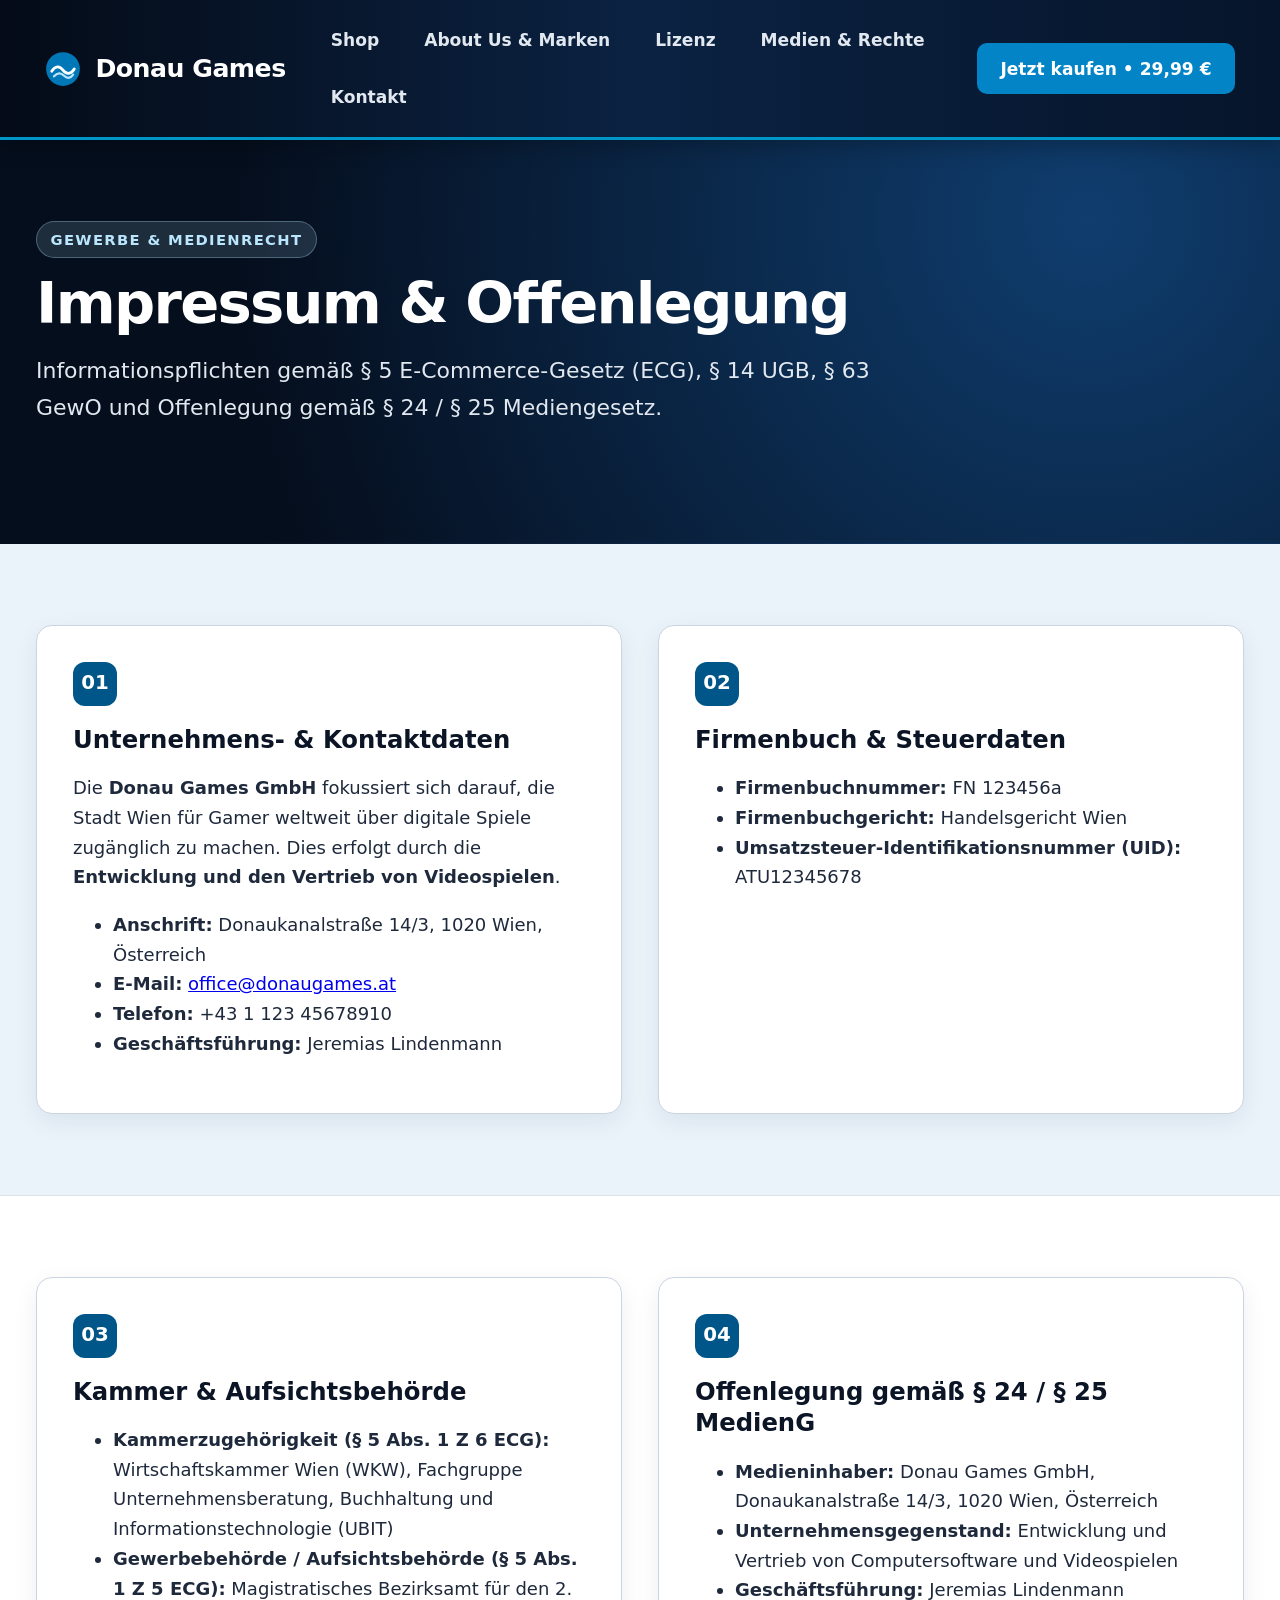
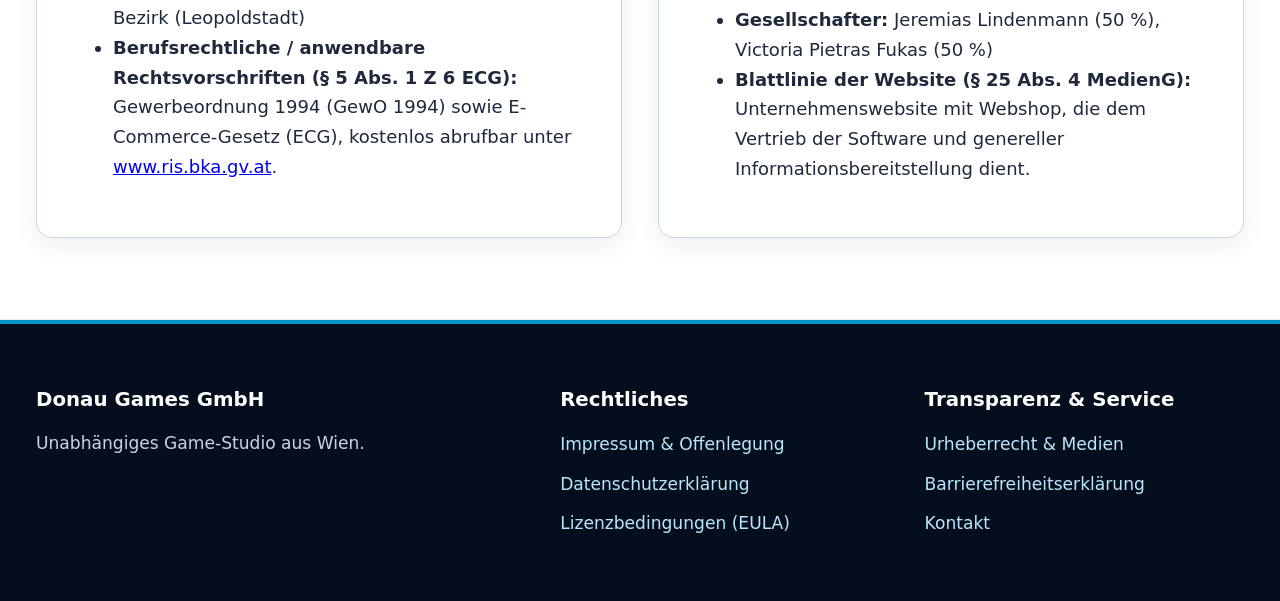
<file: impressum.html>
<!DOCTYPE html>
<html lang="de">
<head>
  <meta charset="UTF-8">
  <meta name="viewport" content="width=device-width, initial-scale=1.0">
  <title>Impressum & Offenlegung – Donau Games GmbH</title>
  <link rel="stylesheet" href="style.css">
</head>
<body>
<a href="#main-content" class="skip-link">Direkt zum Hauptinhalt springen</a>

<header class="navbar">
  <div class="navbar-bar">
    <a href="index.html" class="brand">
      <svg width="36" height="36" viewBox="0 0 64 64" fill="none" aria-hidden="true">
        <circle cx="32" cy="32" r="30" fill="#0077b6"/>
        <path d="M12 36C18 26 26 26 32 34C38 42 46 42 52 32" stroke="#ffffff" stroke-width="5" stroke-linecap="round"/>
        <path d="M16 45C22 38 28 38 34 44C40 50 46 48 50 42" stroke="#bae6fd" stroke-width="4" stroke-linecap="round"/>
      </svg>
      <span>Donau Games</span>
    </a>
    <nav aria-label="Hauptnavigation">
      <ul class="nav-menu">
        <li><a href="index.html">Shop</a></li>
        <li><a href="about.html">About Us & Marken</a></li>
        <li><a href="lizenz.html">Lizenz</a></li>
        <li><a href="urheberrecht.html">Medien & Rechte</a></li>
        <li><a href="kontakt.html">Kontakt</a></li>
      </ul>
    </nav>
    <a href="index.html#checkout" class="nav-cta">Jetzt kaufen • 29,99 €</a>
  </div>
</header>

<main id="main-content">
  <section class="band band-dark">
    <div class="inner">
      <span class="kicker">Gewerbe & Medienrecht</span>
      <h1>Impressum & Offenlegung</h1>
      <p class="lead">Informationspflichten gemäß § 5 E-Commerce-Gesetz (ECG), § 14 UGB, § 63 GewO und Offenlegung gemäß § 24 / § 25 Mediengesetz.</p>
    </div>
  </section>

  <section class="band band-ice">
    <div class="inner grid-2">
      <article class="card">
        <div class="step-badge">01</div>
        <h3>Unternehmens- & Kontaktdaten</h3>
        <p>Die <strong>Donau Games GmbH</strong> fokussiert sich darauf, die Stadt Wien für Gamer weltweit über digitale Spiele zugänglich zu machen. Dies erfolgt durch die <strong>Entwicklung und den Vertrieb von Videospielen</strong>.</p>
        <ul>
          <li><strong>Anschrift:</strong> Donaukanalstraße 14/3, 1020 Wien, Österreich</li>
          <li><strong>E-Mail:</strong> <a href="mailto:office@donaugames.at">office@donaugames.at</a></li>
          <li><strong>Telefon:</strong> +43 1 123 45678910</li>
          <li><strong>Geschäftsführung:</strong> Jeremias Lindenmann</li>
        </ul>
      </article>

      <article class="card">
        <div class="step-badge">02</div>
        <h3>Firmenbuch & Steuerdaten</h3>
        <ul>
          <li><strong>Firmenbuchnummer:</strong> FN 123456a</li>
          <li><strong>Firmenbuchgericht:</strong> Handelsgericht Wien</li>
          <li><strong>Umsatzsteuer-Identifikationsnummer (UID):</strong> ATU12345678</li>
        </ul>
      </article>
    </div>
  </section>

  <section class="band band-white">
    <div class="inner grid-2">
      <article class="card">
        <div class="step-badge">03</div>
        <h3>Kammer & Aufsichtsbehörde</h3>
        <ul>
          <li><strong>Kammerzugehörigkeit (§ 5 Abs. 1 Z 6 ECG):</strong> Wirtschaftskammer Wien (WKW), Fachgruppe Unternehmensberatung, Buchhaltung und Informationstechnologie (UBIT)</li>
          <li><strong>Gewerbebehörde / Aufsichtsbehörde (§ 5 Abs. 1 Z 5 ECG):</strong> Magistratisches Bezirksamt für den 2. Bezirk (Leopoldstadt)</li>
          <li><strong>Berufsrechtliche / anwendbare Rechtsvorschriften (§ 5 Abs. 1 Z 6 ECG):</strong> Gewerbeordnung 1994 (GewO 1994) sowie E-Commerce-Gesetz (ECG), kostenlos abrufbar unter <a href="https://www.ris.bka.gv.at" target="_blank" rel="noopener noreferrer">www.ris.bka.gv.at</a>.</li>
        </ul>
      </article>

      <article class="card">
        <div class="step-badge">04</div>
        <h3>Offenlegung gemäß § 24 / § 25 MedienG</h3>
        <ul>
          <li><strong>Medieninhaber:</strong> Donau Games GmbH, Donaukanalstraße 14/3, 1020 Wien, Österreich</li>
          <li><strong>Unternehmensgegenstand:</strong> Entwicklung und Vertrieb von Computersoftware und Videospielen</li>
          <li><strong>Geschäftsführung:</strong> Jeremias Lindenmann</li>
          <li><strong>Gesellschafter:</strong> Jeremias Lindenmann (50 %), Victoria Pietras Fukas (50 %)</li>
          <li><strong>Blattlinie der Website (§ 25 Abs. 4 MedienG):</strong> Unternehmenswebsite mit Webshop, die dem Vertrieb der Software und genereller Informationsbereitstellung dient.</li>
        </ul>
      </article>
    </div>
  </section>
</main>

<footer>
  <div class="footer-grid">
    <div><h3>Donau Games GmbH</h3><p style="font-size: 0.95rem; margin: 0;">Unabhängiges Game-Studio aus Wien.</p></div>
    <div><h3>Rechtliches</h3><ul><li><a href="impressum.html">Impressum & Offenlegung</a></li><li><a href="datenschutz.html">Datenschutzerklärung</a></li><li><a href="lizenz.html">Lizenzbedingungen (EULA)</a></li></ul></div>
    <div><h3>Transparenz & Service</h3><ul><li><a href="urheberrecht.html">Urheberrecht & Medien</a></li><li><a href="barrierefreiheit.html">Barrierefreiheitserklärung</a></li><li><a href="kontakt.html">Kontakt</a></li></ul></div>
  </div>
</footer>
</body>
</html>
</file>
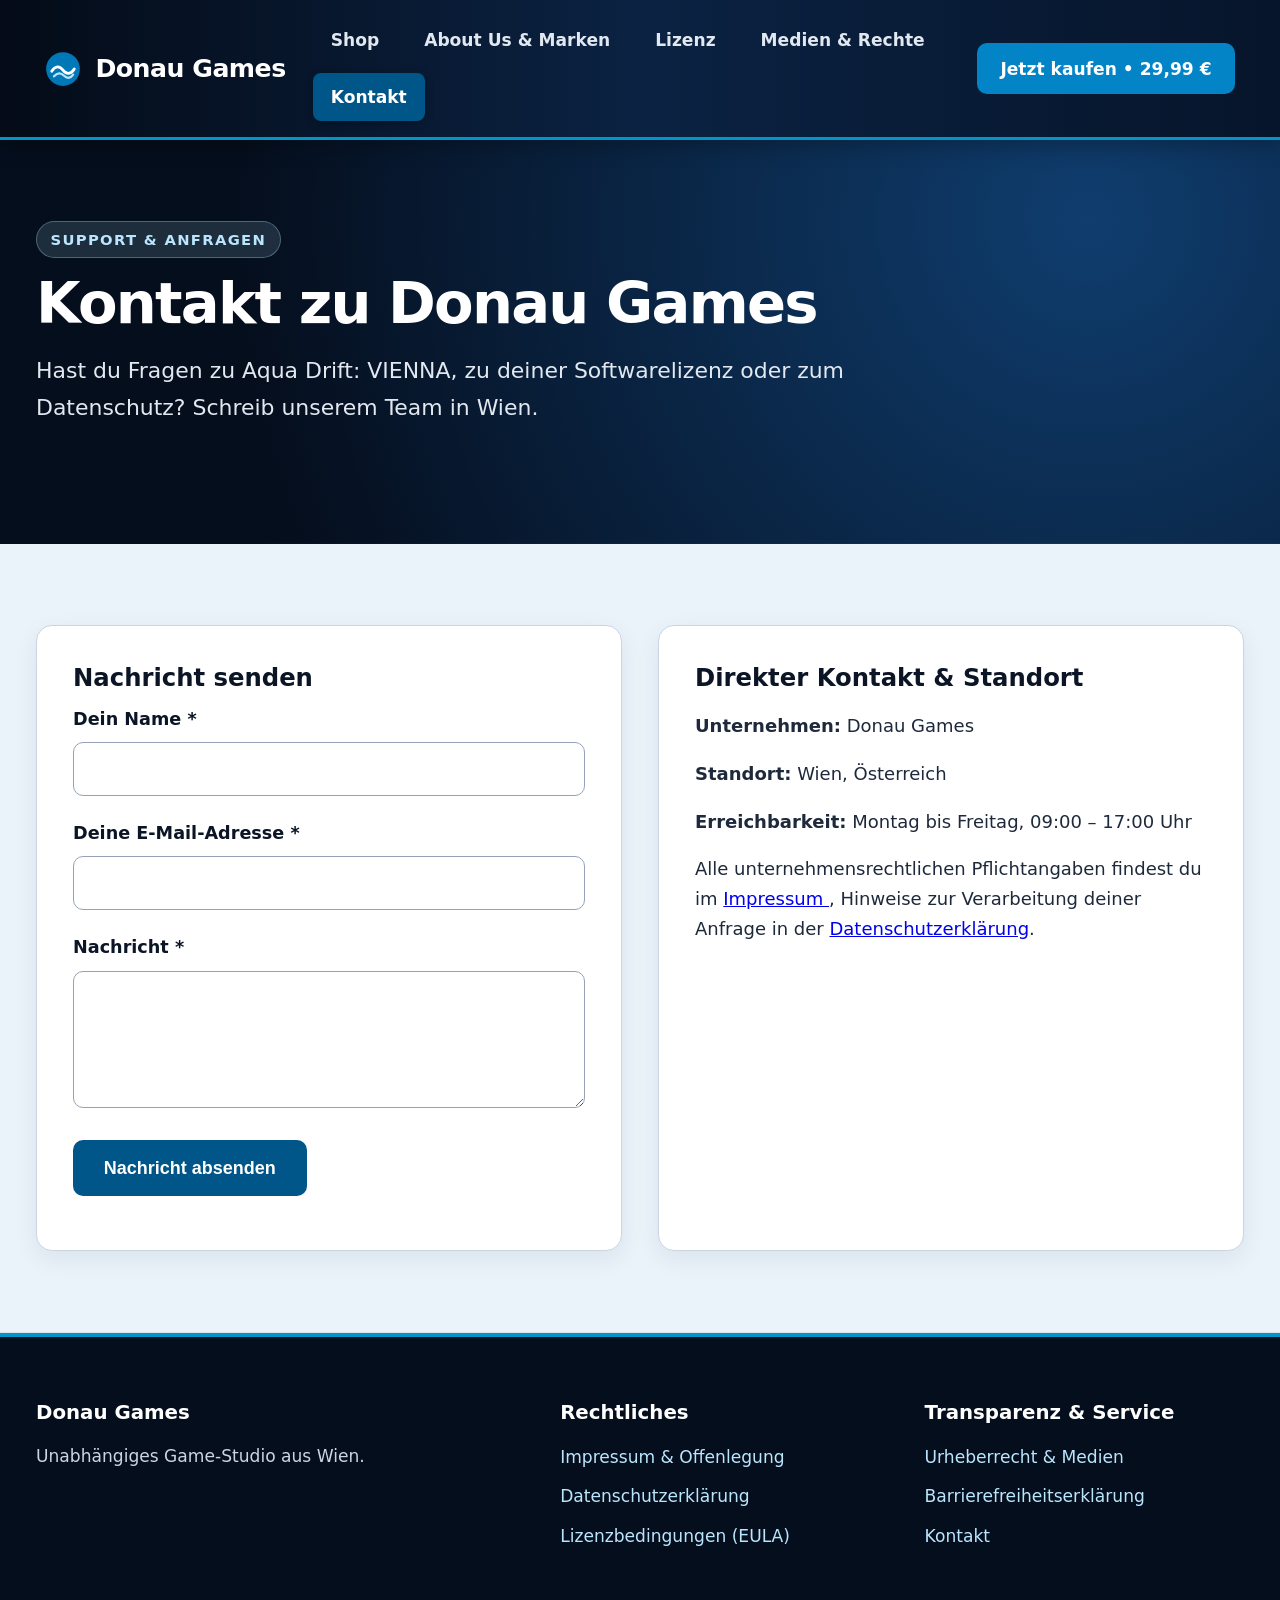
<file: kontakt.html>
<!DOCTYPE html>
<html lang="de">
<head>
  <meta charset="UTF-8">
  <meta name="viewport" content="width=device-width, initial-scale=1.0">
  <title>Kontakt – Donau Games</title>
  <link rel="stylesheet" href="style.css">
</head>
<body>
<a href="#main-content" class="skip-link">Direkt zum Hauptinhalt springen</a>

<header class="navbar">
  <div class="navbar-bar">
    <a href="index.html" class="brand">
      <svg width="36" height="36" viewBox="0 0 64 64" fill="none" aria-hidden="true">
        <circle cx="32" cy="32" r="30" fill="#0077b6"/>
        <path d="M12 36C18 26 26 26 32 34C38 42 46 42 52 32" stroke="#ffffff" stroke-width="5" stroke-linecap="round"/>
        <path d="M16 45C22 38 28 38 34 44C40 50 46 48 50 42" stroke="#bae6fd" stroke-width="4" stroke-linecap="round"/>
      </svg>
      <span>Donau Games</span>
    </a>
    <nav aria-label="Hauptnavigation">
      <ul class="nav-menu">
        <li><a href="index.html">Shop</a></li>
        <li><a href="about.html">About Us & Marken</a></li>
        <li><a href="lizenz.html">Lizenz</a></li>
        <li><a href="urheberrecht.html">Medien & Rechte</a></li>
        <li><a href="kontakt.html" aria-current="page">Kontakt</a></li>
      </ul>
    </nav>
    <a href="index.html#checkout" class="nav-cta">Jetzt kaufen • 29,99 €</a>
  </div>
</header>

<main id="main-content">
  <section class="band band-dark">
    <div class="inner">
      <span class="kicker">Support & Anfragen</span>
      <h1>Kontakt zu Donau Games</h1>
      <p class="lead">Hast du Fragen zu Aqua Drift: VIENNA, zu deiner Softwarelizenz oder zum Datenschutz? Schreib unserem Team in Wien.</p>
    </div>
  </section>

  <section class="band band-ice">
    <div class="inner grid-2">
      <div class="card">
        <h3>Nachricht senden</h3>
        <form onsubmit="handleContact(event)">
          <div class="form-group">
            <label for="contact-name">Dein Name *</label>
            <input type="text" id="contact-name" required autocomplete="name">
          </div>
          <div class="form-group">
            <label for="contact-email">Deine E-Mail-Adresse *</label>
            <input type="email" id="contact-email" required autocomplete="email">
          </div>
          <div class="form-group">
            <label for="contact-message">Nachricht *</label>
            <textarea id="contact-message" rows="5" required></textarea>
          </div>
          <button type="submit" class="btn">Nachricht absenden</button>
        </form>
        <div id="contact-status" style="margin-top: 1rem;"></div>
      </div>

      <div class="card">
        <h3>Direkter Kontakt & Standort</h3>
        <p><strong>Unternehmen:</strong> Donau Games</p>
        <p><strong>Standort:</strong> Wien, Österreich</p>
        <p><strong>Erreichbarkeit:</strong> Montag bis Freitag, 09:00 – 17:00 Uhr</p>
        <p>Alle unternehmensrechtlichen Pflichtangaben findest du im <a href="impressum.html">Impressum </a>, Hinweise zur Verarbeitung deiner Anfrage in der <a href="datenschutz.html">Datenschutzerklärung</a>.</p>
      </div>
    </div>

  </section>
</main>

<footer>
  <div class="footer-grid">
    <div><h3>Donau Games</h3><p style="font-size: 0.95rem; margin: 0;">Unabhängiges Game-Studio aus Wien.</p></div>
    <div><h3>Rechtliches</h3><ul><li><a href="impressum.html">Impressum & Offenlegung</a></li><li><a href="datenschutz.html">Datenschutzerklärung</a></li><li><a href="lizenz.html">Lizenzbedingungen (EULA)</a></li></ul></div>
    <div><h3>Transparenz & Service</h3><ul><li><a href="urheberrecht.html">Urheberrecht & Medien</a></li><li><a href="barrierefreiheit.html">Barrierefreiheitserklärung</a></li><li><a href="kontakt.html">Kontakt</a></li></ul></div>
  </div>
</footer>
<script src="script.js"></script>
</body>
</html>
</file>
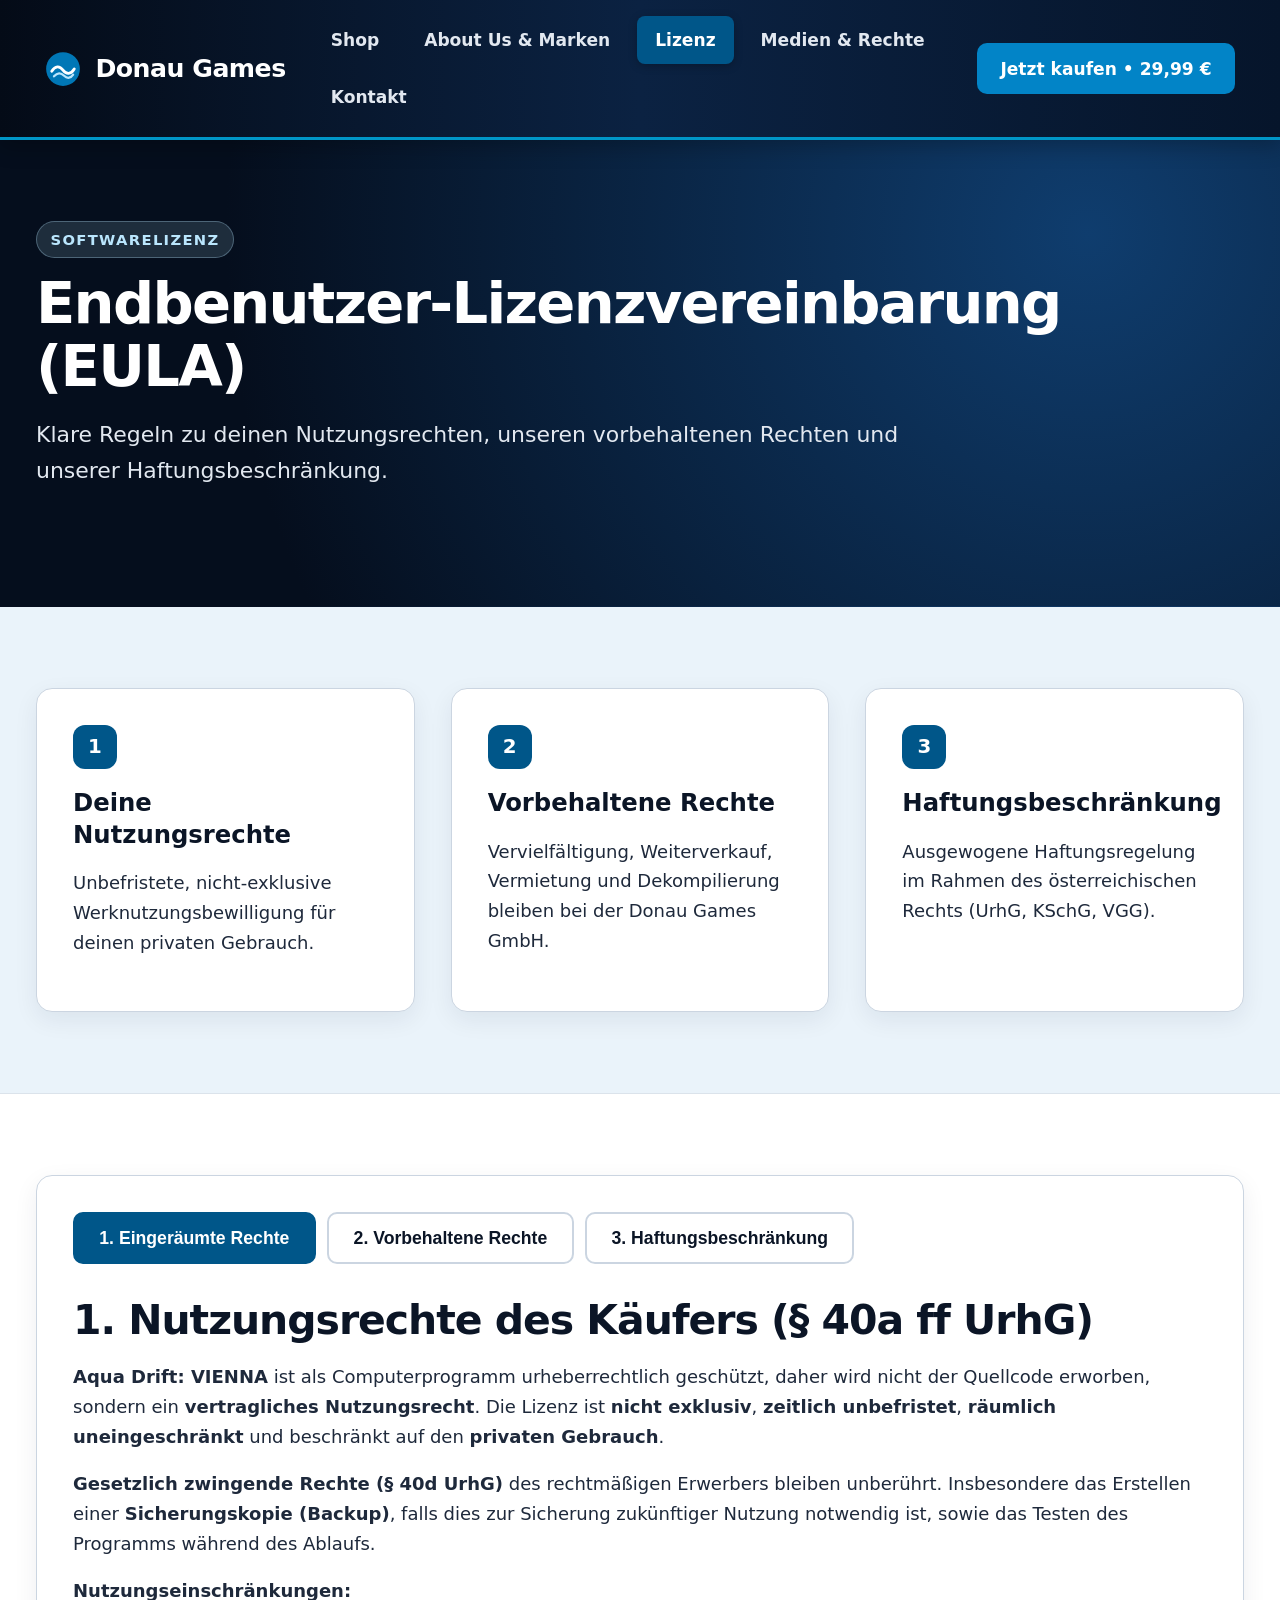
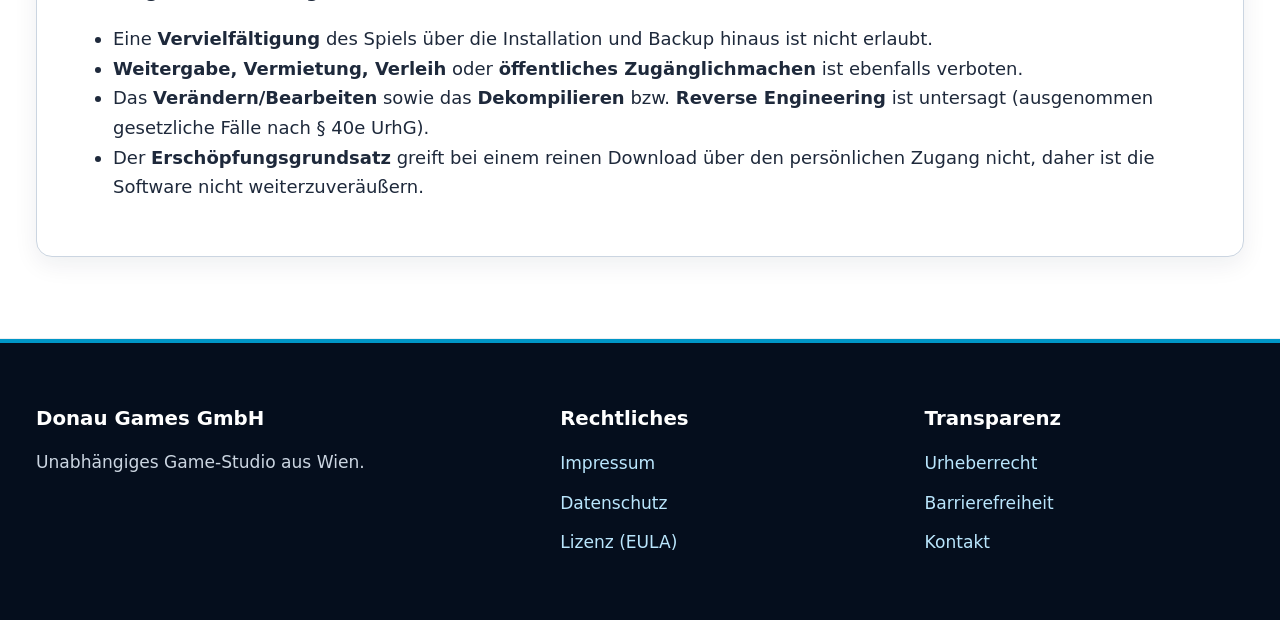
<file: lizenz.html>
<!DOCTYPE html>
<html lang="de">
<head>
  <meta charset="UTF-8">
  <meta name="viewport" content="width=device-width, initial-scale=1.0">
  <title>Lizenz (EULA) – Donau Games GmbH</title>
  <link rel="stylesheet" href="style.css">
</head>
<body>
<a href="#main-content" class="skip-link">Direkt zum Hauptinhalt springen</a>
<header class="navbar">
  <div class="navbar-bar">
    <a href="index.html" class="brand"><svg width="36" height="36" viewBox="0 0 64 64" fill="none" aria-hidden="true"><circle cx="32" cy="32" r="30" fill="#0077b6"/><path d="M12 36C18 26 26 26 32 34C38 42 46 42 52 32" stroke="#ffffff" stroke-width="5" stroke-linecap="round"/><path d="M16 45C22 38 28 38 34 44C40 50 46 48 50 42" stroke="#bae6fd" stroke-width="4" stroke-linecap="round"/></svg><span>Donau Games</span></a>
    <nav aria-label="Hauptnavigation">
      <ul class="nav-menu">
        <li><a href="index.html">Shop</a></li>
        <li><a href="about.html">About Us & Marken</a></li>
        <li><a href="lizenz.html" aria-current="page">Lizenz</a></li>
        <li><a href="urheberrecht.html">Medien & Rechte</a></li>
        <li><a href="kontakt.html">Kontakt</a></li>
      </ul>
    </nav>
    <a href="index.html#checkout" class="nav-cta">Jetzt kaufen • 29,99 €</a>
  </div>
</header>

<main id="main-content">
  <section class="band band-dark">
    <div class="inner">
      <span class="kicker">Softwarelizenz</span>
      <h1>Endbenutzer-Lizenzvereinbarung (EULA)</h1>
      <p class="lead">Klare Regeln zu deinen Nutzungsrechten, unseren vorbehaltenen Rechten und unserer Haftungsbeschränkung.</p>
    </div>
  </section>

  <section class="band band-ice">
    <div class="inner grid-3">
      <div class="card"><div class="step-badge">1</div><h3>Deine Nutzungsrechte</h3><p>Unbefristete, nicht-exklusive Werknutzungsbewilligung für deinen privaten Gebrauch.</p></div>
      <div class="card"><div class="step-badge">2</div><h3>Vorbehaltene Rechte</h3><p>Vervielfältigung, Weiterverkauf, Vermietung und Dekompilierung bleiben bei der Donau Games GmbH.</p></div>
      <div class="card"><div class="step-badge">3</div><h3>Haftungsbeschränkung</h3><p>Ausgewogene Haftungsregelung im Rahmen des österreichischen Rechts (UrhG, KSchG, VGG).</p></div>
    </div>
  </section>

  <section class="band band-white">
    <div class="inner">
      <div id="eula-tabs" class="card">
        <div class="tabs-bar" role="tablist" aria-label="Lizenzabschnitte">
          <button type="button" class="tab-btn" role="tab" aria-selected="true" onclick="openTab('eula-tabs', 'tab-nutzung', this)">1. Eingeräumte Rechte</button>
          <button type="button" class="tab-btn" role="tab" aria-selected="false" onclick="openTab('eula-tabs', 'tab-vorbehalt', this)">2. Vorbehaltene Rechte</button>
          <button type="button" class="tab-btn" role="tab" aria-selected="false" onclick="openTab('eula-tabs', 'tab-haftung', this)">3. Haftungsbeschränkung</button>
        </div>

        <div id="tab-nutzung" class="tab-panel active" role="tabpanel">
          <h2>1. Nutzungsrechte des Käufers (§ 40a ff UrhG)</h2>
          <p><strong>Aqua Drift: VIENNA</strong> ist als Computerprogramm urheberrechtlich geschützt, daher wird nicht der Quellcode erworben, sondern ein <strong>vertragliches Nutzungsrecht</strong>. Die Lizenz ist <strong>nicht exklusiv</strong>, <strong>zeitlich unbefristet</strong>, <strong>räumlich uneingeschränkt</strong> und beschränkt auf den <strong>privaten Gebrauch</strong>.</p>

          <p><strong>Gesetzlich zwingende Rechte (§ 40d UrhG)</strong> des rechtmäßigen Erwerbers bleiben unberührt. Insbesondere das Erstellen einer <strong>Sicherungskopie (Backup)</strong>, falls dies zur Sicherung zukünftiger Nutzung notwendig ist, sowie das Testen des Programms während des Ablaufs.</p>

          <p><strong>Nutzungseinschränkungen:</strong></p>
          <ul>
            <li>Eine <strong>Vervielfältigung</strong> des Spiels über die Installation und Backup hinaus ist nicht erlaubt.</li>
            <li><strong>Weitergabe, Vermietung, Verleih</strong> oder <strong>öffentliches Zugänglichmachen</strong> ist ebenfalls verboten.</li>
            <li>Das <strong>Verändern/Bearbeiten</strong> sowie das <strong>Dekompilieren</strong> bzw. <strong>Reverse Engineering</strong> ist untersagt (ausgenommen gesetzliche Fälle nach § 40e UrhG).</li>
            <li>Der <strong>Erschöpfungsgrundsatz</strong> greift bei einem reinen Download über den persönlichen Zugang nicht, daher ist die Software nicht weiterzuveräußern.</li>
          </ul>
        </div>

        <div id="tab-vorbehalt" class="tab-panel" role="tabpanel">
          <h2>2. Vorbehaltene Rechte von Donau Games GmbH</h2>
          <div class="legal-todo"><strong>Dein Rechtstext:</strong> Definiere, welche Rechte beim Unternehmen verbleiben (inkl. § 40e UrhG).</div>
        </div>

        <div id="tab-haftung" class="tab-panel" role="tabpanel">
          <h2>3. Gewährleistung & Haftungsbeschränkung</h2>
          <div class="legal-todo"><strong>Dein Rechtstext:</strong> Formuliere die Haftungsbeschränkung (leichte Fahrlässigkeit vs. zwingende gesetzliche Haftung).</div>
        </div>
      </div>
    </div>
  </section>
</main>

<footer>
  <div class="footer-grid">
    <div><h3>Donau Games GmbH</h3><p style="font-size: 0.95rem; margin: 0;">Unabhängiges Game-Studio aus Wien.</p></div>
    <div><h3>Rechtliches</h3><ul><li><a href="impressum.html">Impressum</a></li><li><a href="datenschutz.html">Datenschutz</a></li><li><a href="lizenz.html">Lizenz (EULA)</a></li></ul></div>
    <div><h3>Transparenz</h3><ul><li><a href="urheberrecht.html">Urheberrecht</a></li><li><a href="barrierefreiheit.html">Barrierefreiheit</a></li><li><a href="kontakt.html">Kontakt</a></li></ul></div>
  </div>
</footer>
<script src="script.js"></script>
</body>
</html>
</file>
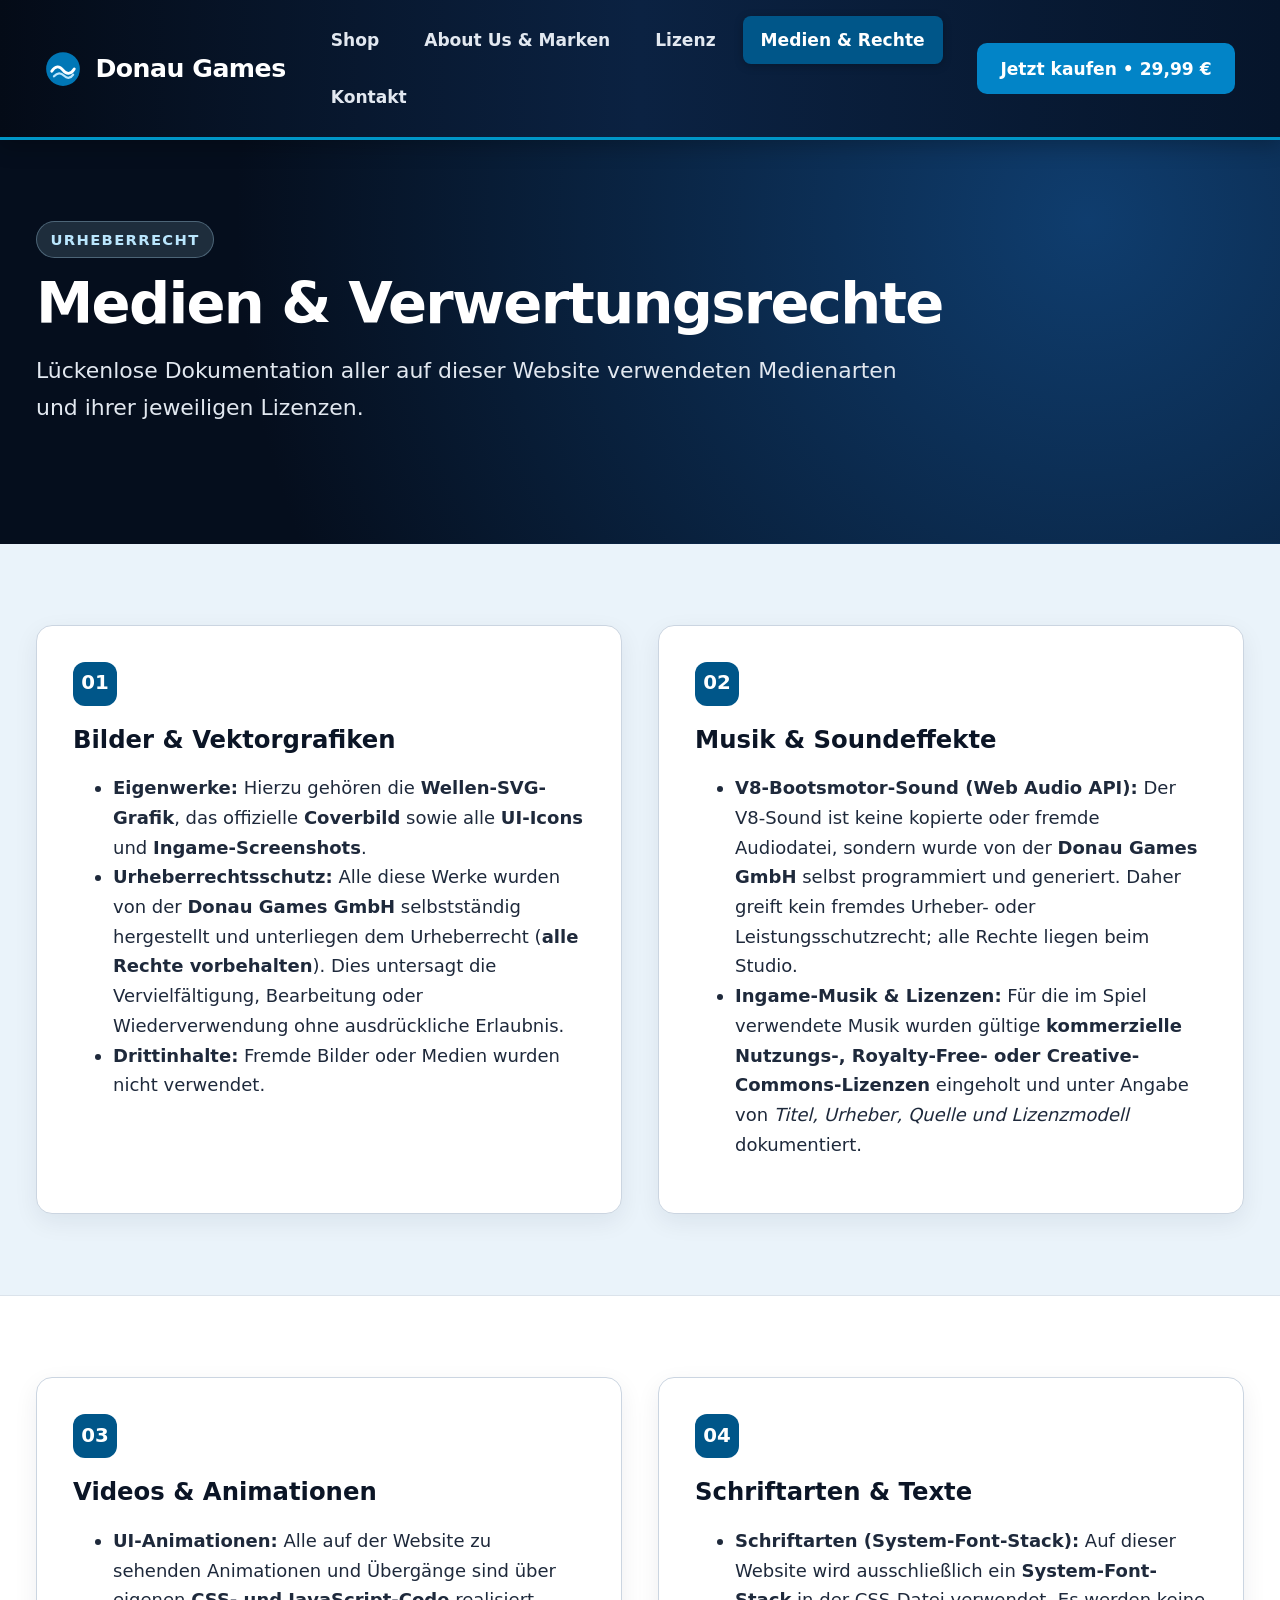
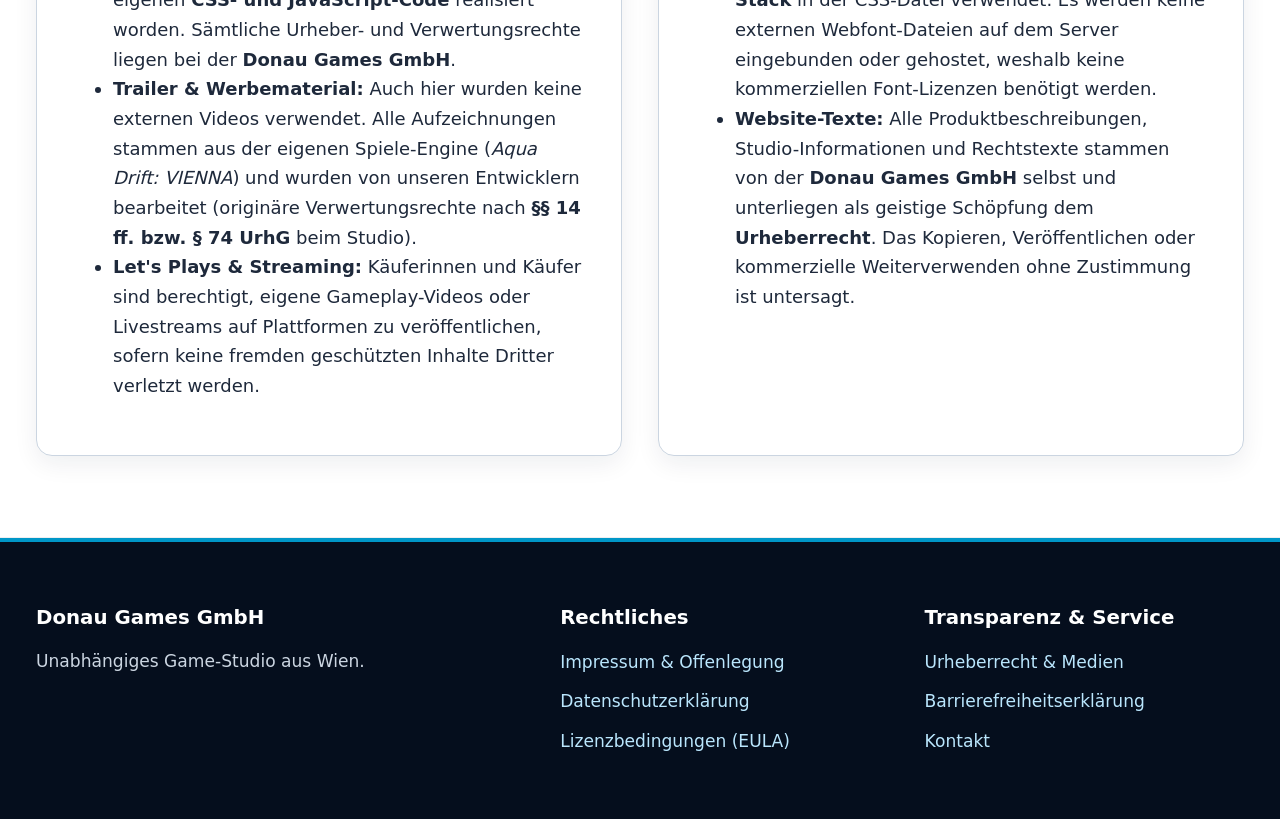
<file: urheberrecht.html>
<!DOCTYPE html>
<html lang="de">
<head>
  <meta charset="UTF-8">
  <meta name="viewport" content="width=device-width, initial-scale=1.0">
  <title>Urheberrecht & Medien – Donau Games GmbH</title>
  <link rel="stylesheet" href="style.css">
</head>
<body>
<a href="#main-content" class="skip-link">Direkt zum Hauptinhalt springen</a>

<header class="navbar">
  <div class="navbar-bar">
    <a href="index.html" class="brand">
      <svg width="36" height="36" viewBox="0 0 64 64" fill="none" aria-hidden="true">
        <circle cx="32" cy="32" r="30" fill="#0077b6"/>
        <path d="M12 36C18 26 26 26 32 34C38 42 46 42 52 32" stroke="#ffffff" stroke-width="5" stroke-linecap="round"/>
        <path d="M16 45C22 38 28 38 34 44C40 50 46 48 50 42" stroke="#bae6fd" stroke-width="4" stroke-linecap="round"/>
      </svg>
      <span>Donau Games</span>
    </a>
    <nav aria-label="Hauptnavigation">
      <ul class="nav-menu">
        <li><a href="index.html">Shop</a></li>
        <li><a href="about.html">About Us & Marken</a></li>
        <li><a href="lizenz.html">Lizenz</a></li>
        <li><a href="urheberrecht.html" aria-current="page">Medien & Rechte</a></li>
        <li><a href="kontakt.html">Kontakt</a></li>
      </ul>
    </nav>
    <a href="index.html#checkout" class="nav-cta">Jetzt kaufen • 29,99 €</a>
  </div>
</header>

<main id="main-content">
  <section class="band band-dark">
    <div class="inner">
      <span class="kicker">Urheberrecht</span>
      <h1>Medien & Verwertungsrechte</h1>
      <p class="lead">Lückenlose Dokumentation aller auf dieser Website verwendeten Medienarten und ihrer jeweiligen Lizenzen.</p>
    </div>
  </section>

  <section class="band band-ice">
    <div class="inner grid-2">
      <article class="card">
        <div class="step-badge">01</div>
        <h3>Bilder & Vektorgrafiken</h3>
        <ul>
          <li><strong>Eigenwerke:</strong> Hierzu gehören die <strong>Wellen-SVG-Grafik</strong>, das offizielle <strong>Coverbild</strong> sowie alle <strong>UI-Icons</strong> und <strong>Ingame-Screenshots</strong>.</li>
          <li><strong>Urheberrechtsschutz:</strong> Alle diese Werke wurden von der <strong>Donau Games GmbH</strong> selbstständig hergestellt und unterliegen dem Urheberrecht (<strong>alle Rechte vorbehalten</strong>). Dies untersagt die Vervielfältigung, Bearbeitung oder Wiederverwendung ohne ausdrückliche Erlaubnis.</li>
          <li><strong>Drittinhalte:</strong> Fremde Bilder oder Medien wurden nicht verwendet.</li>
        </ul>
      </article>

      <article class="card">
        <div class="step-badge">02</div>
        <h3>Musik & Soundeffekte</h3>
        <ul>
          <li><strong>V8-Bootsmotor-Sound (Web Audio API):</strong> Der V8-Sound ist keine kopierte oder fremde Audiodatei, sondern wurde von der <strong>Donau Games GmbH</strong> selbst programmiert und generiert. Daher greift kein fremdes Urheber- oder Leistungsschutzrecht; alle Rechte liegen beim Studio.</li>
          <li><strong>Ingame-Musik & Lizenzen:</strong> Für die im Spiel verwendete Musik wurden gültige <strong>kommerzielle Nutzungs-, Royalty-Free- oder Creative-Commons-Lizenzen</strong> eingeholt und unter Angabe von <em>Titel, Urheber, Quelle und Lizenzmodell</em> dokumentiert.</li>
        </ul>
      </article>
    </div>
  </section>

  <section class="band band-white">
    <div class="inner grid-2">
      <article class="card">
        <div class="step-badge">03</div>
        <h3>Videos & Animationen</h3>
        <ul>
          <li><strong>UI-Animationen:</strong> Alle auf der Website zu sehenden Animationen und Übergänge sind über eigenen <strong>CSS- und JavaScript-Code</strong> realisiert worden. Sämtliche Urheber- und Verwertungsrechte liegen bei der <strong>Donau Games GmbH</strong>.</li>
          <li><strong>Trailer & Werbematerial:</strong> Auch hier wurden keine externen Videos verwendet. Alle Aufzeichnungen stammen aus der eigenen Spiele-Engine (<em>Aqua Drift: VIENNA</em>) und wurden von unseren Entwicklern bearbeitet (originäre Verwertungsrechte nach <strong>§§ 14 ff. bzw. § 74 UrhG</strong> beim Studio).</li>
          <li><strong>Let's Plays & Streaming:</strong> Käuferinnen und Käufer sind berechtigt, eigene Gameplay-Videos oder Livestreams auf Plattformen zu veröffentlichen, sofern keine fremden geschützten Inhalte Dritter verletzt werden.</li>
        </ul>
      </article>

      <article class="card">
        <div class="step-badge">04</div>
        <h3>Schriftarten & Texte</h3>
        <ul>
          <li><strong>Schriftarten (System-Font-Stack):</strong> Auf dieser Website wird ausschließlich ein <strong>System-Font-Stack</strong> in der CSS-Datei verwendet. Es werden keine externen Webfont-Dateien auf dem Server eingebunden oder gehostet, weshalb keine kommerziellen Font-Lizenzen benötigt werden.</li>
          <li><strong>Website-Texte:</strong> Alle Produktbeschreibungen, Studio-Informationen und Rechtstexte stammen von der <strong>Donau Games GmbH</strong> selbst und unterliegen als geistige Schöpfung dem <strong>Urheberrecht</strong>. Das Kopieren, Veröffentlichen oder kommerzielle Weiterverwenden ohne Zustimmung ist untersagt.</li>
        </ul>
      </article>
    </div>
  </section>
</main>

<footer>
  <div class="footer-grid">
    <div><h3>Donau Games GmbH</h3><p style="font-size: 0.95rem; margin: 0;">Unabhängiges Game-Studio aus Wien.</p></div>
    <div><h3>Rechtliches</h3><ul><li><a href="impressum.html">Impressum & Offenlegung</a></li><li><a href="datenschutz.html">Datenschutzerklärung</a></li><li><a href="lizenz.html">Lizenzbedingungen (EULA)</a></li></ul></div>
    <div><h3>Transparenz & Service</h3><ul><li><a href="urheberrecht.html">Urheberrecht & Medien</a></li><li><a href="barrierefreiheit.html">Barrierefreiheitserklärung</a></li><li><a href="kontakt.html">Kontakt</a></li></ul></div>
  </div>
</footer>
</body>
</html>
</file>
<file: style.css>
:root {
  --navy-950: #050e1d;
  --navy-900: #0a1c36;
  --navy-800: #112d54;
  --primary: #005689;          /* WCAG AA konform (> 7:1 Kontrast) */
  --primary-dark: #003b5e;
  --accent-cyan: #0096c7;
  --gold: #d97706;

  /* Farbige Sektions-Hintergründe für klare visuelle Trennung */
  --band-white: #ffffff;
  --band-ice: #eaf3fa;
  --band-slate: #f1f5f9;
  --band-warm: #fef9ee;



  --text-dark: #0b1526;
  --text-body: #1e293b;
  --text-muted: #475569;
  --border: #cbd5e1;
  --radius-md: 16px;
  --radius-lg: 22px;
  --shadow-card: 0 8px 24px rgba(10, 28, 54, 0.07);
}

* {
  box-sizing: border-box;
}

html {
  scroll-behavior: smooth;
  font-size: 18px; /* Deutlich größere, angenehmere Basisschrift */
}

body {
  margin: 0;
  font-family: system-ui, -apple-system, "Segoe UI", Roboto, Helvetica, Arial, sans-serif;
  background-color: var(--band-white);
  color: var(--text-body);
  line-height: 1.65;
  overflow-x: hidden;
}

/* Skip Link (WCAG 2.4.1) */
.skip-link {
  position: absolute;
  top: -120px;
  left: 1rem;
  background: var(--gold);
  color: #ffffff;
  padding: 0.8rem 1.3rem;
  border-radius: 8px;
  font-weight: 700;
  text-decoration: none;
  z-index: 2000;
}
.skip-link:focus {
  top: 1rem;
}

a:focus, button:focus, input:focus, textarea:focus, select:focus {
  outline: 3px solid var(--gold);
  outline-offset: 3px;
}

/* --- VOLLE NAVBAR GANZ OBEN QUER DRÜBER --- */
.navbar {
  width: 100%;
  background: linear-gradient(90deg, #040b17 0%, #0b2242 50%, #06152b 100%);
  border-bottom: 3px solid var(--accent-cyan);
  position: sticky;
  top: 0;
  z-index: 1000;
  box-shadow: 0 6px 20px rgba(0, 0, 0, 0.25);
}

.navbar-bar {
  width: 100%;
  padding: 0.9rem 2.5rem;
  display: flex;
  align-items: center;
  justify-content: space-between;
  gap: 1.5rem;
}

@media (max-width: 920px) {
  .navbar-bar {
    flex-wrap: wrap;
    padding: 0.9rem 1.25rem;
  }
}

.brand {
  display: flex;
  align-items: center;
  gap: 0.8rem;
  text-decoration: none;
  color: #ffffff;
  font-weight: 900;
  font-size: 1.4rem;
  letter-spacing: -0.02em;
  flex-shrink: 0;
}

.nav-menu {
  list-style: none;
  margin: 0;
  padding: 0;
  display: flex;
  flex-wrap: wrap;
  align-items: center;
  gap: 0.5rem;
}

.nav-menu a {
  display: inline-block;
  color: #e2e8f0;
  text-decoration: none;
  font-weight: 600;
  font-size: 0.95rem;
  padding: 0.55rem 1rem;
  border-radius: 8px;
  transition: background-color 0.2s, color 0.2s;
}

.nav-menu a:hover {
  background-color: rgba(255, 255, 255, 0.14);
  color: #ffffff;
}

.nav-menu a[aria-current="page"] {
  background-color: var(--primary);
  color: #ffffff;
  box-shadow: 0 2px 8px rgba(0, 0, 0, 0.25);
}

.nav-cta {
  background-color: #0284c7;
  color: #ffffff;
  text-decoration: none;
  font-weight: 800;
  font-size: 0.95rem;
  padding: 0.65rem 1.3rem;
  border-radius: 10px;
  white-space: nowrap;
  transition: background-color 0.2s;
}
.nav-cta:hover {
  background-color: #0369a1;
}

/* --- FARBIGE ABSCHNITTS-BÄNDER (Color-Blocking) --- */
.band {
  width: 100%;
  padding: 4.5rem 2rem;
  border-bottom: 1px solid rgba(15, 23, 42, 0.07);
}

.band-white { background-color: var(--band-white); }
.band-ice   { background-color: var(--band-ice); }
.band-slate { background-color: var(--band-slate); }
.band-warm  { background-color: var(--band-warm); }
.band-dark  {
  background: radial-gradient(circle at 85% 20%, #0f3d6e 0%, var(--navy-950) 75%);
  color: #ffffff;
}

.inner {
  max-width: 1220px;
  margin: 0 auto;
}

/* --- GROSSE, KLARE TYPOGRAFIE --- */
.kicker {
  display: inline-block;
  font-size: 0.82rem;
  font-weight: 800;
  text-transform: uppercase;
  letter-spacing: 0.09em;
  color: var(--primary);
  background: rgba(0, 86, 137, 0.1);
  padding: 0.3rem 0.75rem;
  border-radius: 999px;
  margin-bottom: 0.75rem;
}

.band-dark .kicker {
  color: #bae6fd;
  background: rgba(186, 230, 253, 0.14);
  border: 1px solid rgba(186, 230, 253, 0.3);
}

h1 {
  font-size: clamp(2.4rem, 4.5vw, 3.8rem);
  font-weight: 900;
  line-height: 1.1;
  letter-spacing: -0.03em;
  margin: 0 0 1rem;
  color: var(--text-dark);
}

.band-dark h1 {
  color: #ffffff;
}

h2 {
  font-size: clamp(1.9rem, 3.2vw, 2.6rem);
  font-weight: 800;
  line-height: 1.18;
  letter-spacing: -0.025em;
  margin: 0 0 0.85rem;
  color: var(--text-dark);
}

h3 {
  font-size: 1.35rem;
  font-weight: 800;
  line-height: 1.3;
  margin: 0 0 0.65rem;
  color: var(--text-dark);
}

.lead {
  font-size: 1.22rem;
  color: var(--text-muted);
  max-width: 62ch;
  margin: 0 0 2rem;
}

.band-dark .lead {
  color: #e2e8f0;
}

/* --- HERO LAYOUT --- */
.hero-grid {
  display: grid;
  grid-template-columns: 1.15fr 0.95fr;
  gap: 3.5rem;
  align-items: center;
}

@media (max-width: 920px) {
  .hero-grid {
    grid-template-columns: 1fr;
  }
}

.pill-row {
  display: flex;
  flex-wrap: wrap;
  gap: 0.65rem;
  margin-bottom: 2rem;
}

.pill {
  background: rgba(255, 255, 255, 0.1);
  border: 1px solid rgba(255, 255, 255, 0.22);
  color: #f8fafc;
  padding: 0.45rem 0.95rem;
  border-radius: 999px;
  font-size: 0.9rem;
  font-weight: 600;
}

.buy-bar {
  display: inline-flex;
  flex-wrap: wrap;
  align-items: center;
  gap: 1.25rem;
  background: rgba(255, 255, 255, 0.08);
  border: 1px solid rgba(255, 255, 255, 0.2);
  padding: 1.1rem 1.5rem;
  border-radius: var(--radius-md);
}

.price-tag {
  font-size: 2.2rem;
  font-weight: 900;
  color: #ffffff;
  line-height: 1;
}

.price-tag span {
  display: block;
  font-size: 0.8rem;
  font-weight: 500;
  color: #cbd5e1;
  margin-top: 0.25rem;
}

.showcase-card {
  background: #06101f;
  border: 1px solid rgba(125, 211, 252, 0.35);
  border-radius: var(--radius-lg);
  padding: 1.1rem;
  box-shadow: 0 24px 50px rgba(0, 0, 0, 0.45);
}

/* --- GRIDS & VISUELLE KARTEN --- */
.grid-2 {
  display: grid;
  grid-template-columns: repeat(auto-fit, minmax(360px, 1fr));
  gap: 2rem;
}

.grid-3 {
  display: grid;
  grid-template-columns: repeat(auto-fit, minmax(300px, 1fr));
  gap: 2rem;
}

.grid-4 {
  display: grid;
  grid-template-columns: repeat(auto-fit, minmax(240px, 1fr));
  gap: 1.5rem;
}

.card {
  background: #ffffff;
  border: 1px solid var(--border);
  border-radius: var(--radius-md);
  padding: 2rem;
  box-shadow: var(--shadow-card);
}

.step-badge {
  display: inline-flex;
  align-items: center;
  justify-content: center;
  width: 44px;
  height: 44px;
  border-radius: 12px;
  background: var(--primary);
  color: #ffffff;
  font-weight: 900;
  font-size: 1.1rem;
  margin-bottom: 1rem;
}

.stat-card {
  background: #ffffff;
  border: 1px solid var(--border);
  border-radius: var(--radius-md);
  padding: 1.6rem;
  box-shadow: var(--shadow-card);
  text-align: center;
}

.stat-value {
  font-size: 1.9rem;
  font-weight: 900;
  color: var(--primary);
  line-height: 1.15;
}

.stat-label {
  font-size: 0.92rem;
  color: var(--text-muted);
  font-weight: 600;
  margin-top: 0.35rem;
}

/* --- TABS --- */
.tabs-bar {
  display: flex;
  flex-wrap: wrap;
  gap: 0.65rem;
  margin-bottom: 1.75rem;
}

.tab-btn {
  background: #ffffff;
  border: 2px solid var(--border);
  color: var(--text-dark);
  padding: 0.75rem 1.35rem;
  border-radius: 10px;
  font-weight: 700;
  font-size: 0.98rem;
  cursor: pointer;
}

.tab-btn[aria-selected="true"] {
  background: var(--primary);
  color: #ffffff;
  border-color: var(--primary);
}

.tab-panel { display: none; }
.tab-panel.active { display: block; }

/* --- BUTTONS --- */
.btn {
  display: inline-flex;
  align-items: center;
  justify-content: center;
  background-color: var(--primary);
  color: #ffffff;
  border: 2px solid transparent;
  padding: 0.85rem 1.6rem;
  font-size: 1rem;
  font-weight: 700;
  border-radius: 10px;
  cursor: pointer;
  text-decoration: none;
}
.btn:hover { background-color: var(--primary-dark); }

.btn-accent { background-color: #0284c7; color: #ffffff; }
.btn-accent:hover { background-color: #0369a1; }

.btn-outline {
  background: #ffffff;
  color: var(--primary);
  border: 2px solid var(--primary);
}
.btn-outline:hover { background: #e0f2fe; }

.btn-ghost-light {
  background: rgba(255, 255, 255, 0.12);
  color: #ffffff;
  border: 1.5px solid rgba(255, 255, 255, 0.6);
}
.btn-ghost-light:hover { background: rgba(255, 255, 255, 0.22); }

/* --- RECHTSTEXT-PLATZHALTER --- */
.legal-todo {
  background-color: #fffbeb;
  border: 1.5px solid #fcd34d;
  border-left: 5px solid #b45309;
  padding: 1.2rem 1.4rem;
  border-radius: 10px;
  margin-top: 0.75rem;
  font-size: 0.98rem;
}
.legal-todo strong { color: #92400e; }

/* --- CHECKOUT & FORMULARE --- */
.checkout-wrap {
  display: grid;
  grid-template-columns: 1.35fr 0.85fr;
  gap: 2.25rem;
  align-items: start;
}
@media (max-width: 880px) {
  .checkout-wrap { grid-template-columns: 1fr; }
}

.form-group { margin-bottom: 1.3rem; }

label {
  display: block;
  font-weight: 700;
  font-size: 0.98rem;
  color: var(--text-dark);
  margin-bottom: 0.45rem;
}

input[type="text"], input[type="email"], textarea, select {
  width: 100%;
  padding: 0.85rem 1rem;
  border: 1.5px solid #94a3b8;
  border-radius: 10px;
  font-size: 1rem;
  font-family: inherit;
  background: #ffffff;
  color: var(--text-dark);
}

.checkbox-row {
  display: flex;
  align-items: flex-start;
  gap: 0.75rem;
  margin: 0.9rem 0;
}
.checkbox-row input {
  margin-top: 0.3rem;
  width: 1.2rem;
  height: 1.2rem;
  flex-shrink: 0;
}
.checkbox-row label { font-weight: 500; margin: 0; }

.order-box {
  background: var(--band-ice);
  border: 2px solid #bae6fd;
  border-radius: var(--radius-md);
  padding: 1.75rem;
}
.order-line {
  display: flex;
  justify-content: space-between;
  padding: 0.65rem 0;
  border-bottom: 1px solid #cbd5e1;
}
.order-total {
  display: flex;
  justify-content: space-between;
  padding-top: 1rem;
  font-size: 1.35rem;
  font-weight: 900;
  color: var(--text-dark);
}

/* --- FOOTER --- */
footer {
  width: 100%;
  background-color: var(--navy-950);
  color: #cbd5e1;
  padding: 3.5rem 2rem;
  border-top: 4px solid var(--accent-cyan);
}

.footer-grid {
  max-width: 1220px;
  margin: 0 auto;
  display: grid;
  grid-template-columns: 1.5fr 1fr 1fr;
  gap: 2.5rem;
}
@media (max-width: 780px) {
  .footer-grid { grid-template-columns: 1fr; }
}

footer h3 { color: #ffffff; font-size: 1.1rem; margin: 0 0 0.9rem; }
footer ul { list-style: none; padding: 0; margin: 0; display: grid; gap: 0.55rem; }
footer a { color: #bae6fd; text-decoration: none; font-size: 0.95rem; }
footer a:hover { text-decoration: underline; color: #ffffff; }

/* --- COOKIE BANNER --- */
.cookie-banner {
  position: fixed;
  bottom: 1.25rem;
  left: 1.25rem;
  right: 1.25rem;
  max-width: 1180px;
  margin: 0 auto;
  background: var(--navy-900);
  color: #ffffff;
  padding: 1.35rem 1.85rem;
  border-radius: var(--radius-md);
  border: 2px solid var(--accent-cyan);
  box-shadow: 0 20px 45px rgba(0, 0, 0, 0.4);
  z-index: 1500;
}
.cookie-inner {
  display: flex;
  flex-wrap: wrap;
  justify-content: space-between;
  align-items: center;
  gap: 1rem;
}
.hidden { display: none !important; }
</file>
